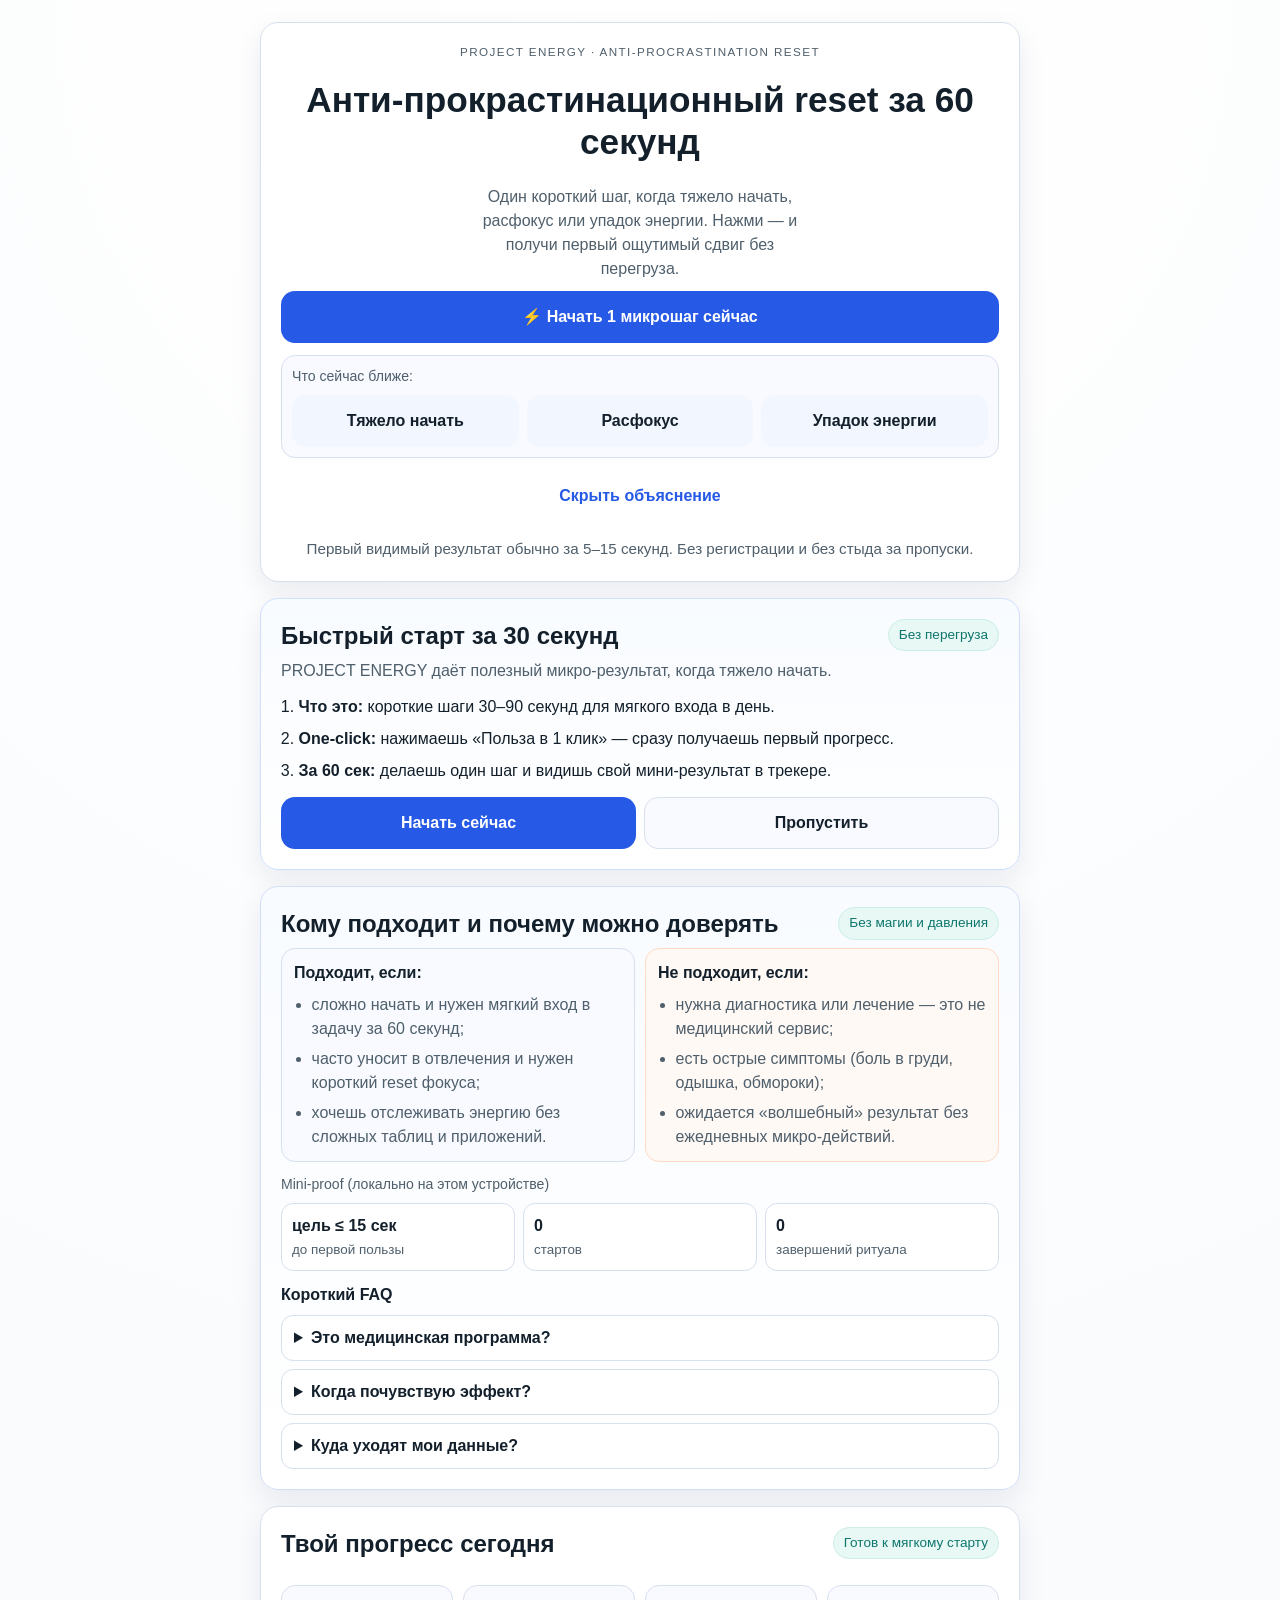
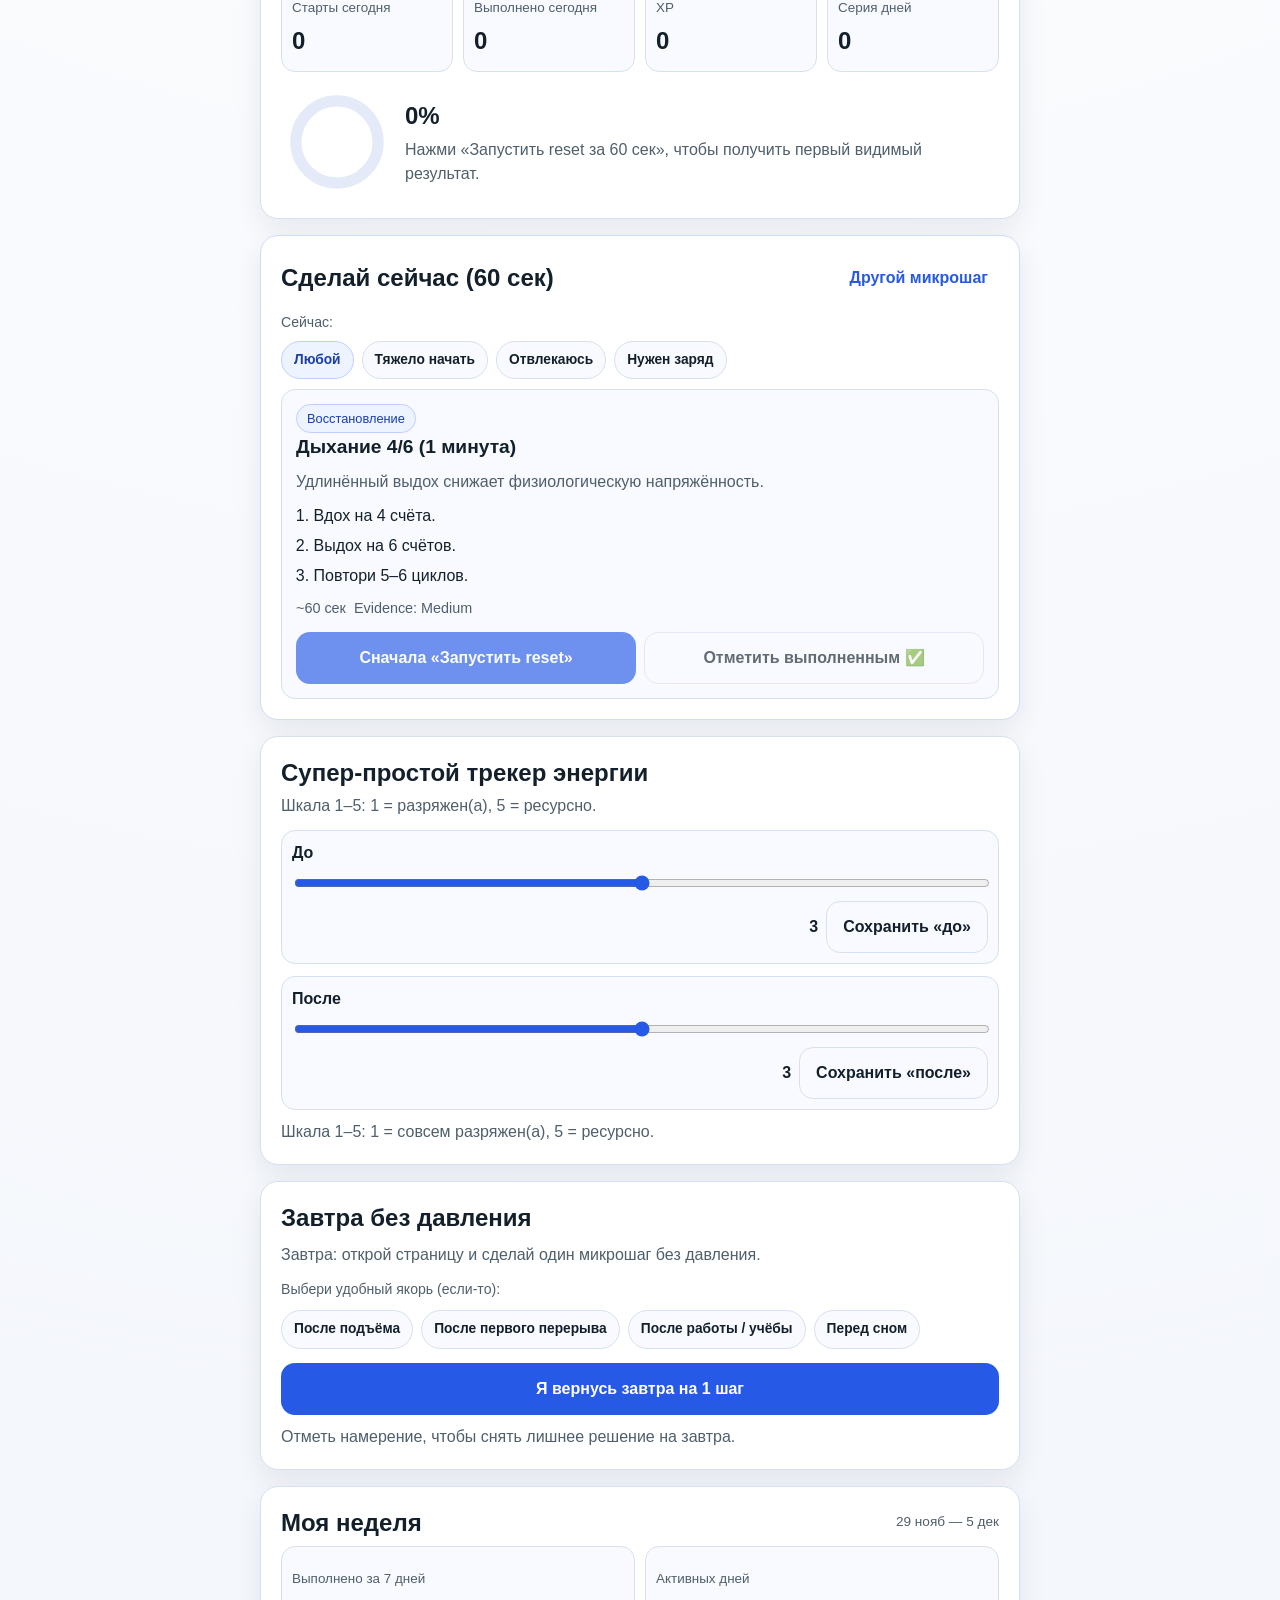
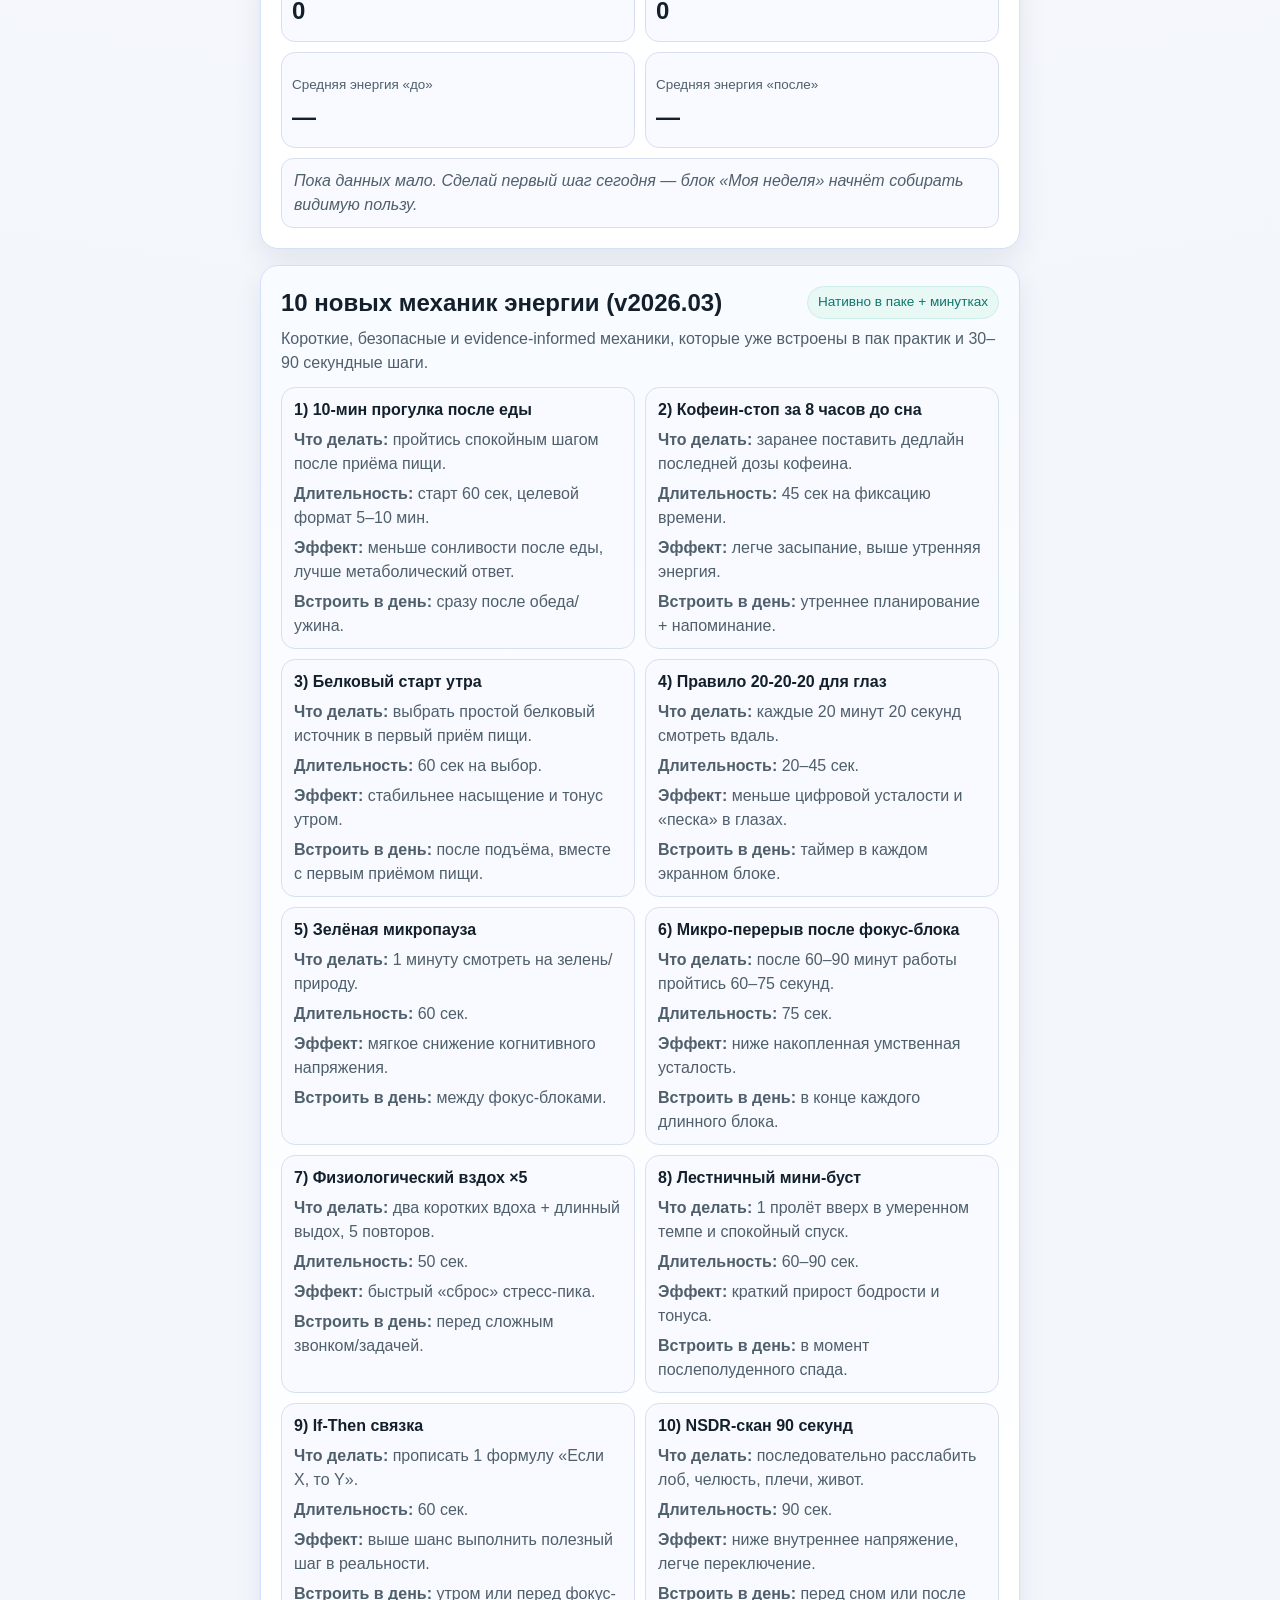
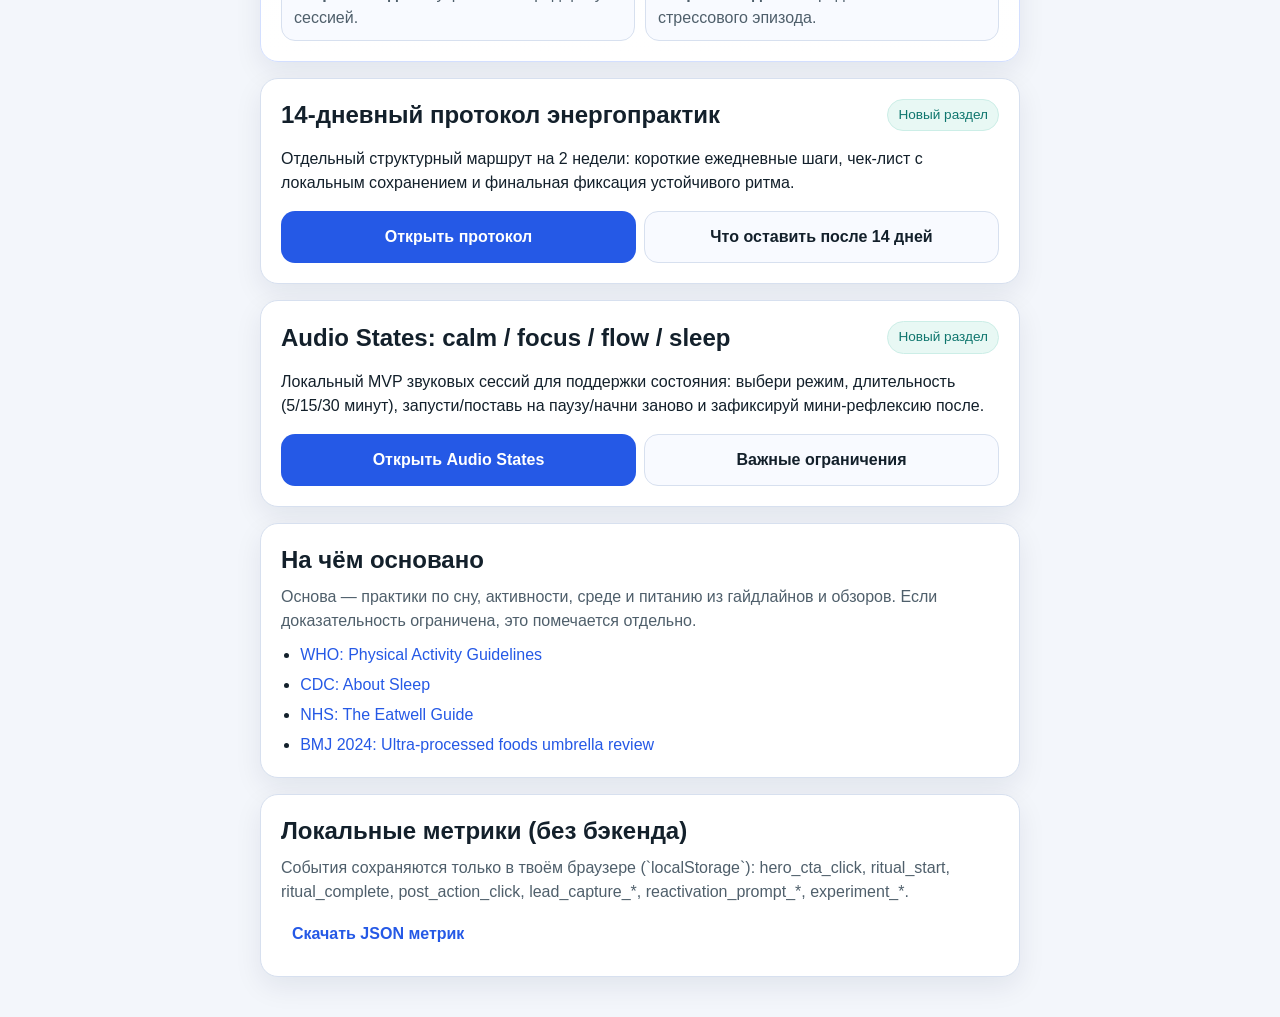
<file: index.html>
<!DOCTYPE html>
<html lang="ru">
  <head>
    <meta charset="UTF-8" />
    <meta name="viewport" content="width=device-width, initial-scale=1.0" />
    <title>PROJECT ENERGY — reset за 60 секунд</title>
    <meta
      name="description"
      content="PROJECT ENERGY — анти-прокрастинационный reset за 60 секунд: сценарные CTA, мягкий ритуал и локальный трекер энергии."
    />
    <link rel="stylesheet" href="styles.css" />
  </head>
  <body>
    <main class="app">
      <header class="hero card">
        <p class="eyebrow">PROJECT ENERGY · anti-procrastination reset</p>
        <h1 id="hero-headline">Анти-прокрастинационный reset за 60 секунд</h1>
        <p class="subtitle" id="hero-subtitle">
          Один короткий шаг, когда тяжело начать, расфокус или упадок энергии.
          Нажми — и получи первый ощутимый сдвиг без перегруза.
        </p>

        <button id="one-click-cta" class="btn btn-primary" type="button">⚡ Запустить reset за 60 сек</button>

        <div class="hero-scenarios" role="group" aria-label="Сценарии быстрого старта">
          <p class="hero-scenarios-label">Что сейчас ближе:</p>
          <div class="hero-scenarios-grid">
            <button class="btn btn-scenario" data-hero-scenario="recovery" type="button" aria-pressed="false">Тяжело начать</button>
            <button class="btn btn-scenario" data-hero-scenario="environment" type="button" aria-pressed="false">Расфокус</button>
            <button class="btn btn-scenario" data-hero-scenario="nutrition" type="button" aria-pressed="false">Упадок энергии</button>
          </div>
        </div>

        <button
          id="how-it-works-btn"
          class="btn btn-text hero-help-btn"
          type="button"
          aria-expanded="false"
          aria-controls="onboarding-card"
        >
          Как это работает?
        </button>
        <p class="micro-hint">Первый видимый результат обычно за 5–15 секунд. Без регистрации и без стыда за пропуски.</p>
      </header>

      <section class="onboarding card" id="onboarding-card" aria-labelledby="onboarding-title" hidden>
        <div class="section-head onboarding-head">
          <h2 id="onboarding-title">Быстрый старт за 30 секунд</h2>
          <p class="status-chip">Без перегруза</p>
        </div>
        <p class="onboarding-lead">PROJECT ENERGY даёт полезный микро-результат, когда тяжело начать.</p>
        <ol class="onboarding-steps" aria-label="Как работает быстрый старт">
          <li><strong>Что это:</strong> короткие шаги 30–90 секунд для мягкого входа в день.</li>
          <li><strong>One-click:</strong> нажимаешь «Польза в 1 клик» — сразу получаешь первый прогресс.</li>
          <li><strong>За 60 сек:</strong> делаешь один шаг и видишь свой мини-результат в трекере.</li>
        </ol>
        <div class="onboarding-actions">
          <button class="btn btn-primary" id="onboarding-start-btn" type="button">Начать сейчас</button>
          <button class="btn btn-secondary" id="onboarding-skip-btn" type="button">Пропустить</button>
        </div>
      </section>

      <section class="trust card" id="trust-block" aria-labelledby="trust-title">
        <div class="section-head trust-head">
          <h2 id="trust-title">Кому подходит и почему можно доверять</h2>
          <p class="status-chip">Без магии и давления</p>
        </div>

        <div class="trust-fit-grid">
          <article class="trust-list">
            <h3>Подходит, если:</h3>
            <ul>
              <li>сложно начать и нужен мягкий вход в задачу за 60 секунд;</li>
              <li>часто уносит в отвлечения и нужен короткий reset фокуса;</li>
              <li>хочешь отслеживать энергию без сложных таблиц и приложений.</li>
            </ul>
          </article>

          <article class="trust-list trust-list-alert">
            <h3>Не подходит, если:</h3>
            <ul>
              <li>нужна диагностика или лечение — это не медицинский сервис;</li>
              <li>есть острые симптомы (боль в груди, одышка, обмороки);</li>
              <li>ожидается «волшебный» результат без ежедневных микро-действий.</li>
            </ul>
          </article>
        </div>

        <div class="mini-proof" aria-label="Мини-доказательства">
          <p class="mini-proof-title">Mini-proof (локально на этом устройстве)</p>
          <div class="mini-proof-grid">
            <article class="proof-item">
              <strong id="proof-ttfv-value">цель ≤ 15 сек</strong>
              <span>до первой пользы</span>
            </article>
            <article class="proof-item">
              <strong id="proof-starts-total">0</strong>
              <span>стартов</span>
            </article>
            <article class="proof-item">
              <strong id="proof-completions-total">0</strong>
              <span>завершений ритуала</span>
            </article>
          </div>
        </div>

        <div class="trust-faq" aria-label="Частые вопросы">
          <h3>Короткий FAQ</h3>
          <details>
            <summary>Это медицинская программа?</summary>
            <p>Нет. Это образовательный wellness-инструмент для микро-шагов и самонаблюдения.</p>
          </details>
          <details>
            <summary>Когда почувствую эффект?</summary>
            <p>Обычно первый микро-результат заметен в течение минуты. Устойчивый эффект — при регулярности.</p>
          </details>
          <details>
            <summary>Куда уходят мои данные?</summary>
            <p>Никуда. Состояние и события хранятся только в localStorage вашего браузера.</p>
          </details>
        </div>
      </section>

      <section class="dashboard card" aria-labelledby="dashboard-title">
        <div class="section-head">
          <h2 id="dashboard-title">Твой прогресс сегодня</h2>
          <p class="status-chip" id="status-chip">Готов к мягкому старту</p>
        </div>

        <div class="stats-grid" aria-label="Статистика">
          <article class="stat">
            <p>Старты сегодня</p>
            <strong id="starts-value">0</strong>
          </article>
          <article class="stat">
            <p>Выполнено сегодня</p>
            <strong id="completions-today-value">0</strong>
          </article>
          <article class="stat">
            <p>XP</p>
            <strong id="xp-value">0</strong>
          </article>
          <article class="stat">
            <p>Серия дней</p>
            <strong id="streak-value">0</strong>
          </article>
        </div>

        <div class="progress-wrap">
          <svg class="progress-ring" viewBox="0 0 120 120" aria-hidden="true">
            <circle cx="60" cy="60" r="44" class="ring-bg"></circle>
            <circle
              id="progress-circle"
              cx="60"
              cy="60"
              r="44"
              class="ring-value"
              transform="rotate(-90 60 60)"
            ></circle>
          </svg>
          <div class="progress-copy">
            <p class="progress-label" id="progress-label">0%</p>
            <p class="reward-line" id="reward-line">
              Нажми «Запустить reset за 60 сек», чтобы получить первый видимый результат.
            </p>
          </div>
        </div>
      </section>

      <section class="lead-capture card" id="lead-capture-card" aria-labelledby="lead-capture-title" hidden>
        <div class="section-head lead-capture-head">
          <h2 id="lead-capture-title">Поддерживать ритм: 1 микрошаг в день</h2>
          <p class="status-chip">Опционально</p>
        </div>
        <p class="lead-capture-copy">
          Оставь Telegram и/или email (минимум один канал), чтобы зафиксировать ритм «1 микрошаг в день».
          Никаких внешних отправок: контакт хранится только локально на этом устройстве.
        </p>
        <form class="lead-capture-form" id="lead-capture-form" novalidate>
          <label class="lead-field" for="lead-telegram">
            Telegram (можно без @)
            <input id="lead-telegram" name="telegram" type="text" inputmode="text" autocomplete="username" placeholder="@username" />
          </label>
          <label class="lead-field" for="lead-email">
            Email
            <input id="lead-email" name="email" type="email" inputmode="email" autocomplete="email" placeholder="you@example.com" />
          </label>
          <label class="lead-consent" for="lead-consent">
            <input id="lead-consent" name="consent" type="checkbox" />
            Согласен(на) сохранить контакт и согласие локально в браузере.
          </label>
          <div class="lead-actions">
            <button class="btn btn-primary" id="lead-submit-btn" type="submit">Сохранить контакт</button>
            <button class="btn btn-secondary" id="lead-skip-btn" type="button">Пропустить</button>
          </div>
        </form>
        <p class="lead-status" id="lead-capture-status" aria-live="polite">
          Оставь Telegram и/или email (минимум один канал), чтобы зафиксировать формат «1 микрошаг в день».
        </p>
        <button class="btn btn-text lead-reset-btn" id="lead-reset-btn" type="button" hidden>Открыть форму снова</button>
      </section>

      <section class="reactivation card" id="reactivation-card" aria-labelledby="reactivation-title" hidden>
        <div class="section-head reactivation-head">
          <h2 id="reactivation-title">Вернуться в ритм</h2>
          <p class="status-chip" id="reactivation-stage">D1</p>
        </div>
        <p class="reactivation-message" id="reactivation-message">
          Пауза — это нормально. Вернись с одного мягкого шага без давления.
        </p>
        <p class="reactivation-recommendation" id="reactivation-recommendation">
          Рекомендация появится автоматически на основе последнего completion и твоих намерений.
        </p>
        <div class="reactivation-actions">
          <button class="btn btn-primary" id="reactivation-start-btn" type="button">Сделать 1 мягкий шаг сейчас</button>
          <button class="btn btn-secondary" id="reactivation-snooze-btn" type="button">Вернусь позже сегодня</button>
        </div>
      </section>

      <section class="ritual card" id="ritual-section" aria-labelledby="ritual-title">
        <div class="section-head">
          <h2 id="ritual-title">Сделай сейчас (60 сек)</h2>
          <button class="btn btn-text" id="action-shuffle-btn" type="button">Другой микрошаг</button>
        </div>

        <div class="mode-selector" role="group" aria-label="Подбор шага по состоянию">
          <p class="mode-label">Сейчас:</p>
          <div class="mode-chips">
            <button class="btn btn-chip" data-action-mode="any" type="button" aria-pressed="true">Любой</button>
            <button class="btn btn-chip" data-action-mode="recovery" type="button" aria-pressed="false">Тяжело начать</button>
            <button class="btn btn-chip" data-action-mode="environment" type="button" aria-pressed="false">Отвлекаюсь</button>
            <button class="btn btn-chip" data-action-mode="nutrition" type="button" aria-pressed="false">Нужен заряд</button>
          </div>
        </div>

        <article class="action-card" aria-live="polite">
          <p class="badge" id="action-pillar">—</p>
          <h3 id="action-title">Загрузка шага...</h3>
          <p class="action-why" id="action-why"></p>
          <ol class="action-steps" id="action-steps"></ol>

          <div class="action-meta">
            <span id="action-duration">~60 сек</span>
            <span id="action-evidence">Evidence: Medium</span>
          </div>

          <div class="action-controls">
            <button class="btn btn-primary" id="ritual-start-btn" type="button">Сделай сейчас (60 сек)</button>
            <button class="btn btn-secondary" id="ritual-complete-btn" type="button">Отметить выполненным ✅</button>
          </div>

          <div class="timer" id="timer-wrap" hidden>
            <div class="timer-track" aria-hidden="true">
              <div class="timer-fill" id="timer-fill"></div>
            </div>
            <p class="timer-text" id="timer-text">Осталось: 60 сек</p>
          </div>
        </article>
      </section>

      <section class="recap card" id="completion-recap" aria-labelledby="recap-title" hidden>
        <div class="section-head recap-head">
          <h2 id="recap-title">Короткий итог после шага</h2>
          <p class="status-chip recap-chip" id="recap-chip">1 шаг сегодня</p>
        </div>
        <p class="recap-row" id="recap-done">Сделано: —</p>
        <p class="recap-row" id="recap-energy">Энергия: —</p>
        <p class="recap-row" id="recap-next">Следующий лучший шаг: —</p>
        <p class="recap-row" id="recap-return">Когда вернуться: —</p>
        <div class="recap-actions">
          <button class="btn btn-primary" id="recap-next-btn" type="button">Сделать ещё один сейчас</button>
          <button class="btn btn-secondary" id="recap-plan-btn" type="button">Запланировать возвращение</button>
        </div>
      </section>

      <section class="energy card" aria-labelledby="energy-title">
        <h2 id="energy-title">Супер-простой трекер энергии</h2>
        <p class="energy-hint">Шкала 1–5: 1 = разряжен(а), 5 = ресурсно.</p>

        <div class="energy-grid">
          <div class="energy-row">
            <label for="energy-before">До</label>
            <input id="energy-before" type="range" min="1" max="5" step="1" value="3" />
            <output id="energy-before-value" for="energy-before">3</output>
            <button class="btn btn-secondary" id="save-before-btn" type="button">Сохранить «до»</button>
          </div>

          <div class="energy-row">
            <label for="energy-after">После</label>
            <input id="energy-after" type="range" min="1" max="5" step="1" value="3" />
            <output id="energy-after-value" for="energy-after">3</output>
            <button class="btn btn-secondary" id="save-after-btn" type="button">Сохранить «после»</button>
          </div>
        </div>

        <p class="energy-feedback" id="energy-feedback" aria-live="polite">
          Шкала 1–5: 1 = совсем разряжен(а), 5 = ресурсно.
        </p>
      </section>

      <section class="tomorrow card" id="tomorrow-section" aria-labelledby="tomorrow-title">
        <h2 id="tomorrow-title">Завтра без давления</h2>
        <p id="tomorrow-step">Завтра: открой страницу и сделай один микрошаг без давления.</p>

        <div class="plan-anchors" role="group" aria-label="Якорь для шага завтра">
          <p class="plan-label">Выбери удобный якорь (если-то):</p>
          <div class="plan-chips">
            <button class="btn btn-chip" data-plan-anchor="wake" type="button" aria-pressed="false">После подъёма</button>
            <button class="btn btn-chip" data-plan-anchor="break" type="button" aria-pressed="false">После первого перерыва</button>
            <button class="btn btn-chip" data-plan-anchor="workEnd" type="button" aria-pressed="false">После работы / учёбы</button>
            <button class="btn btn-chip" data-plan-anchor="evening" type="button" aria-pressed="false">Перед сном</button>
          </div>
        </div>

        <button class="btn btn-primary" id="return-intent-btn" type="button">
          Я вернусь завтра на 1 шаг
        </button>
        <p id="return-intent-status" aria-live="polite">
          Отметь намерение, чтобы снять лишнее решение на завтра.
        </p>
      </section>

      <section class="weekly card" id="weekly-card" aria-labelledby="weekly-title">
        <div class="section-head weekly-head">
          <h2 id="weekly-title">Моя неделя</h2>
          <p class="weekly-range" id="weekly-range">Последние 7 дней</p>
        </div>

        <div class="weekly-grid" aria-label="Польза за неделю">
          <article class="stat">
            <p>Выполнено за 7 дней</p>
            <strong id="weekly-completions">0</strong>
          </article>
          <article class="stat">
            <p>Активных дней</p>
            <strong id="weekly-active-days">0</strong>
          </article>
          <article class="stat">
            <p>Средняя энергия «до»</p>
            <strong id="weekly-before">—</strong>
          </article>
          <article class="stat">
            <p>Средняя энергия «после»</p>
            <strong id="weekly-after">—</strong>
          </article>
        </div>

        <p class="weekly-insight" id="weekly-insight" aria-live="polite">
          Добавь первый шаг сегодня — и здесь появится недельная динамика.
        </p>
      </section>

      <section class="mechanics card" aria-labelledby="mechanics-title">
        <div class="section-head mechanics-head">
          <h2 id="mechanics-title">10 новых механик энергии (v2026.03)</h2>
          <p class="status-chip">Нативно в паке + минутках</p>
        </div>
        <p class="mechanics-lead">Короткие, безопасные и evidence-informed механики, которые уже встроены в пак практик и 30–90 секундные шаги.</p>

        <div class="mechanics-grid" aria-label="Новые механики проекта">
          <article class="mechanic-item"><h3>1) 10-мин прогулка после еды</h3><p><strong>Что делать:</strong> пройтись спокойным шагом после приёма пищи.</p><p><strong>Длительность:</strong> старт 60 сек, целевой формат 5–10 мин.</p><p><strong>Эффект:</strong> меньше сонливости после еды, лучше метаболический ответ.</p><p><strong>Встроить в день:</strong> сразу после обеда/ужина.</p></article>
          <article class="mechanic-item"><h3>2) Кофеин-стоп за 8 часов до сна</h3><p><strong>Что делать:</strong> заранее поставить дедлайн последней дозы кофеина.</p><p><strong>Длительность:</strong> 45 сек на фиксацию времени.</p><p><strong>Эффект:</strong> легче засыпание, выше утренняя энергия.</p><p><strong>Встроить в день:</strong> утреннее планирование + напоминание.</p></article>
          <article class="mechanic-item"><h3>3) Белковый старт утра</h3><p><strong>Что делать:</strong> выбрать простой белковый источник в первый приём пищи.</p><p><strong>Длительность:</strong> 60 сек на выбор.</p><p><strong>Эффект:</strong> стабильнее насыщение и тонус утром.</p><p><strong>Встроить в день:</strong> после подъёма, вместе с первым приёмом пищи.</p></article>
          <article class="mechanic-item"><h3>4) Правило 20-20-20 для глаз</h3><p><strong>Что делать:</strong> каждые 20 минут 20 секунд смотреть вдаль.</p><p><strong>Длительность:</strong> 20–45 сек.</p><p><strong>Эффект:</strong> меньше цифровой усталости и «песка» в глазах.</p><p><strong>Встроить в день:</strong> таймер в каждом экранном блоке.</p></article>
          <article class="mechanic-item"><h3>5) Зелёная микропауза</h3><p><strong>Что делать:</strong> 1 минуту смотреть на зелень/природу.</p><p><strong>Длительность:</strong> 60 сек.</p><p><strong>Эффект:</strong> мягкое снижение когнитивного напряжения.</p><p><strong>Встроить в день:</strong> между фокус-блоками.</p></article>
          <article class="mechanic-item"><h3>6) Микро-перерыв после фокус-блока</h3><p><strong>Что делать:</strong> после 60–90 минут работы пройтись 60–75 секунд.</p><p><strong>Длительность:</strong> 75 сек.</p><p><strong>Эффект:</strong> ниже накопленная умственная усталость.</p><p><strong>Встроить в день:</strong> в конце каждого длинного блока.</p></article>
          <article class="mechanic-item"><h3>7) Физиологический вздох ×5</h3><p><strong>Что делать:</strong> два коротких вдоха + длинный выдох, 5 повторов.</p><p><strong>Длительность:</strong> 50 сек.</p><p><strong>Эффект:</strong> быстрый «сброс» стресс-пика.</p><p><strong>Встроить в день:</strong> перед сложным звонком/задачей.</p></article>
          <article class="mechanic-item"><h3>8) Лестничный мини-буст</h3><p><strong>Что делать:</strong> 1 пролёт вверх в умеренном темпе и спокойный спуск.</p><p><strong>Длительность:</strong> 60–90 сек.</p><p><strong>Эффект:</strong> краткий прирост бодрости и тонуса.</p><p><strong>Встроить в день:</strong> в момент послеполуденного спада.</p></article>
          <article class="mechanic-item"><h3>9) If-Then связка</h3><p><strong>Что делать:</strong> прописать 1 формулу «Если X, то Y».</p><p><strong>Длительность:</strong> 60 сек.</p><p><strong>Эффект:</strong> выше шанс выполнить полезный шаг в реальности.</p><p><strong>Встроить в день:</strong> утром или перед фокус-сессией.</p></article>
          <article class="mechanic-item"><h3>10) NSDR-скан 90 секунд</h3><p><strong>Что делать:</strong> последовательно расслабить лоб, челюсть, плечи, живот.</p><p><strong>Длительность:</strong> 90 сек.</p><p><strong>Эффект:</strong> ниже внутреннее напряжение, легче переключение.</p><p><strong>Встроить в день:</strong> перед сном или после стрессового эпизода.</p></article>
        </div>
      </section>

      <section class="protocol card" aria-labelledby="protocol-title">
        <div class="section-head">
          <h2 id="protocol-title">14-дневный протокол энергопрактик</h2>
          <p class="status-chip">Новый раздел</p>
        </div>
        <p>
          Отдельный структурный маршрут на 2 недели: короткие ежедневные шаги,
          чек-лист с локальным сохранением и финальная фиксация устойчивого ритма.
        </p>
        <div class="recap-actions">
          <a class="btn btn-primary" href="protocol-14-days.html">Открыть протокол</a>
          <a class="btn btn-secondary" href="protocol-14-days.html#after-title">Что оставить после 14 дней</a>
        </div>
      </section>

      <section class="protocol card" aria-labelledby="audio-states-title">
        <div class="section-head">
          <h2 id="audio-states-title">Audio States: calm / focus / flow / sleep</h2>
          <p class="status-chip">Новый раздел</p>
        </div>
        <p>
          Локальный MVP звуковых сессий для поддержки состояния: выбери режим,
          длительность (5/15/30 минут), запусти/поставь на паузу/начни заново и
          зафиксируй мини-рефлексию после.
        </p>
        <div class="recap-actions">
          <a class="btn btn-primary" href="audio-states.html">Открыть Audio States</a>
          <a class="btn btn-secondary" href="audio-states.html#safety-title">Важные ограничения</a>
        </div>
      </section>

      <section class="reentry card" id="reentry-card" hidden>
        <h2>Мягкое возвращение</h2>
        <p id="reentry-text">Ничего не сломано. Возвращаемся с одного шага.</p>
        <button class="btn btn-secondary" id="reentry-btn" type="button">⚡ Вернуться мягко (1 шаг)</button>
      </section>

      <section class="evidence card" aria-labelledby="evidence-title">
        <h2 id="evidence-title">На чём основано</h2>
        <p>
          Основа — практики по сну, активности, среде и питанию из гайдлайнов и обзоров.
          Если доказательность ограничена, это помечается отдельно.
        </p>
        <ul>
          <li>
            <a href="https://www.who.int/publications/i/item/9789240015128" target="_blank" rel="noopener noreferrer"
              >WHO: Physical Activity Guidelines</a
            >
          </li>
          <li>
            <a href="https://www.cdc.gov/sleep/about/index.html" target="_blank" rel="noopener noreferrer">CDC: About Sleep</a>
          </li>
          <li>
            <a
              href="https://www.nhs.uk/live-well/eat-well/food-guidelines-and-food-labels/the-eatwell-guide/"
              target="_blank"
              rel="noopener noreferrer"
              >NHS: The Eatwell Guide</a
            >
          </li>
          <li>
            <a href="https://www.bmj.com/content/384/bmj-2023-077310" target="_blank" rel="noopener noreferrer"
              >BMJ 2024: Ultra-processed foods umbrella review</a
            >
          </li>
        </ul>
      </section>

      <section class="metrics card" aria-labelledby="metrics-title">
        <h2 id="metrics-title">Локальные метрики (без бэкенда)</h2>
        <p>
          События сохраняются только в твоём браузере (`localStorage`): hero_cta_click,
          ritual_start, ritual_complete, post_action_click, lead_capture_*, reactivation_prompt_*, experiment_*.
        </p>
        <button class="btn btn-text" id="export-metrics-btn" type="button">Скачать JSON метрик</button>
      </section>
    </main>

    <div class="toast" id="toast" role="status" aria-live="polite"></div>

    <script src="app.js"></script>
  </body>
</html>
</file>
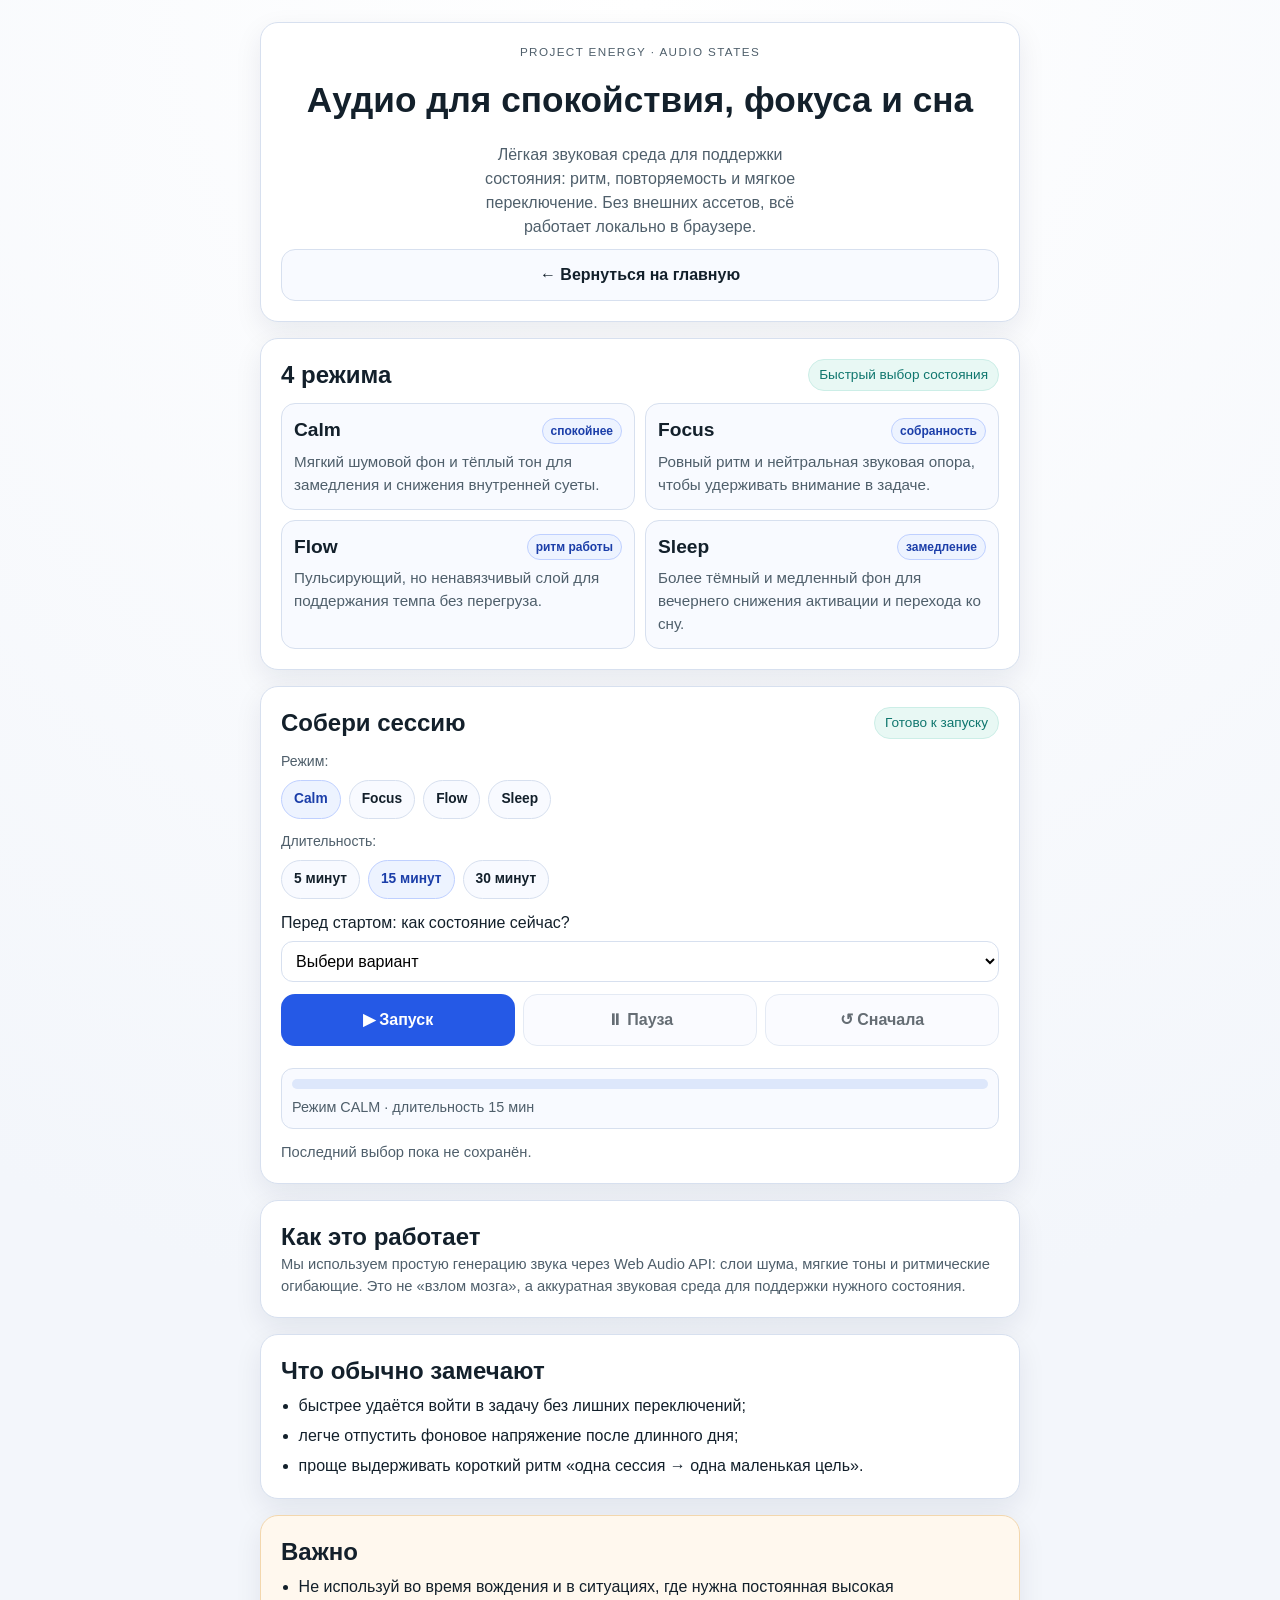
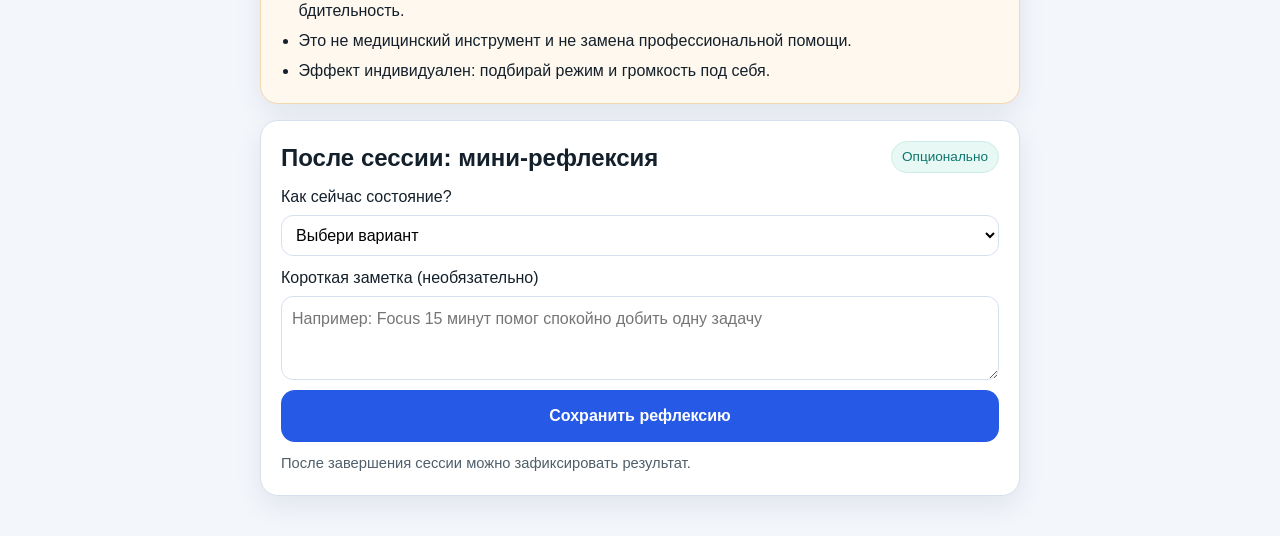
<file: audio-states.html>
<!DOCTYPE html>
<html lang="ru">
  <head>
    <meta charset="UTF-8" />
    <meta name="viewport" content="width=device-width, initial-scale=1.0" />
    <title>PROJECT ENERGY — Audio States</title>
    <meta
      name="description"
      content="Audio States для PROJECT ENERGY: мягкая звуковая поддержка для calm/focus/flow/sleep с локальным сохранением и мини-рефлексией."
    />
    <link rel="stylesheet" href="styles.css" />
    <style>
      .audio-grid {
        display: grid;
        gap: 10px;
      }

      .mode-grid {
        display: grid;
        gap: 10px;
      }

      .mode-card {
        border: 1px solid var(--border);
        border-radius: 14px;
        background: var(--surface-soft);
        padding: 12px;
      }

      .mode-card h3 {
        display: flex;
        justify-content: space-between;
        align-items: center;
        gap: 8px;
        margin-bottom: 6px;
      }

      .mode-card p {
        margin: 0;
        color: var(--muted);
        font-size: 0.95rem;
      }

      .mini-chip {
        border-radius: 999px;
        border: 1px solid #bfd0ff;
        background: #edf3ff;
        color: #1b3ea9;
        font-size: 0.75rem;
        padding: 3px 8px;
        font-weight: 600;
      }

      .builder-grid {
        display: grid;
        gap: 12px;
      }

      .duration-chips {
        display: flex;
        flex-wrap: wrap;
        gap: 8px;
      }

      .timer-shell {
        margin-top: 10px;
        border: 1px solid var(--border);
        border-radius: 12px;
        padding: 10px;
        background: var(--surface-soft);
      }

      .timer-track {
        width: 100%;
        height: 10px;
        border-radius: 999px;
        background: #dde7fb;
        overflow: hidden;
      }

      .timer-fill {
        height: 100%;
        width: 0%;
        background: linear-gradient(90deg, #2559e6, #67a0ff);
        transition: width 0.35s ease;
      }

      .timer-copy {
        margin: 8px 0 0;
        color: var(--muted);
        font-size: 0.9rem;
      }

      .controls {
        display: grid;
        gap: 8px;
      }

      .list-soft {
        margin: 8px 0 0;
        padding-left: 1.1rem;
      }

      .list-soft li + li {
        margin-top: 6px;
      }

      .safety-box {
        border: 1px solid #f3d7ad;
        background: #fff8ee;
      }

      .feedback-grid {
        display: grid;
        gap: 10px;
      }

      .feedback-field {
        display: grid;
        gap: 6px;
      }

      .feedback-field select,
      .feedback-field textarea {
        width: 100%;
        border: 1px solid var(--border);
        border-radius: 12px;
        background: #fff;
        padding: 10px;
        font: inherit;
      }

      .feedback-field textarea {
        min-height: 84px;
        resize: vertical;
      }

      .muted-note {
        margin: 0;
        color: var(--muted);
        font-size: 0.92rem;
      }

      .runtime-hint {
        margin: 8px 0 0;
        padding: 10px 12px;
        border-radius: 10px;
        border: 1px solid #f3d7ad;
        background: #fff8ee;
        color: #6e4a17;
        font-size: 0.9rem;
      }

      .runtime-hint.ok {
        border-color: #bde4c7;
        background: #edf9f0;
        color: #1f6a34;
      }

      @media (min-width: 720px) {
        .mode-grid {
          grid-template-columns: 1fr 1fr;
        }

        .controls {
          grid-template-columns: 1fr 1fr 1fr;
        }
      }
    </style>
  </head>
  <body>
    <main class="app">
      <header class="hero card">
        <p class="eyebrow">PROJECT ENERGY · audio states</p>
        <h1>Аудио для спокойствия, фокуса и сна</h1>
        <p class="subtitle">
          Лёгкая звуковая среда для поддержки состояния: ритм, повторяемость и
          мягкое переключение. Без внешних ассетов, всё работает локально в браузере.
        </p>
        <div class="audio-grid">
          <a class="btn btn-secondary" href="index.html">← Вернуться на главную</a>
        </div>
      </header>

      <section class="card" aria-labelledby="modes-title">
        <div class="section-head">
          <h2 id="modes-title">4 режима</h2>
          <p class="status-chip">Быстрый выбор состояния</p>
        </div>
        <div class="mode-grid" role="group" aria-label="Режимы Audio States">
          <article class="mode-card">
            <h3>Calm <span class="mini-chip">спокойнее</span></h3>
            <p>Мягкий шумовой фон и тёплый тон для замедления и снижения внутренней суеты.</p>
          </article>
          <article class="mode-card">
            <h3>Focus <span class="mini-chip">собранность</span></h3>
            <p>Ровный ритм и нейтральная звуковая опора, чтобы удерживать внимание в задаче.</p>
          </article>
          <article class="mode-card">
            <h3>Flow <span class="mini-chip">ритм работы</span></h3>
            <p>Пульсирующий, но ненавязчивый слой для поддержания темпа без перегруза.</p>
          </article>
          <article class="mode-card">
            <h3>Sleep <span class="mini-chip">замедление</span></h3>
            <p>Более тёмный и медленный фон для вечернего снижения активации и перехода ко сну.</p>
          </article>
        </div>
      </section>

      <section class="card" aria-labelledby="builder-title">
        <div class="section-head">
          <h2 id="builder-title">Собери сессию</h2>
          <p class="status-chip" id="audio-status-chip">Готово к запуску</p>
        </div>

        <div class="builder-grid">
          <div>
            <p class="mode-label">Режим:</p>
            <div class="mode-chips" id="mode-chips">
              <button class="btn btn-chip" type="button" data-mode="calm" aria-pressed="false">Calm</button>
              <button class="btn btn-chip" type="button" data-mode="focus" aria-pressed="false">Focus</button>
              <button class="btn btn-chip" type="button" data-mode="flow" aria-pressed="false">Flow</button>
              <button class="btn btn-chip" type="button" data-mode="sleep" aria-pressed="false">Sleep</button>
            </div>
          </div>

          <div>
            <p class="mode-label">Длительность:</p>
            <div class="duration-chips" id="duration-chips">
              <button class="btn btn-chip" type="button" data-duration="5" aria-pressed="false">5 минут</button>
              <button class="btn btn-chip" type="button" data-duration="15" aria-pressed="false">15 минут</button>
              <button class="btn btn-chip" type="button" data-duration="30" aria-pressed="false">30 минут</button>
            </div>
          </div>

          <div class="feedback-field">
            <label for="pre-session-state">Перед стартом: как состояние сейчас?</label>
            <select id="pre-session-state">
              <option value="">Выбери вариант</option>
              <option value="перегружен">Перегружен(а)</option>
              <option value="расфокус">Расфокус</option>
              <option value="нормально">Нормально</option>
              <option value="ровнее">Уже более-менее ровно</option>
            </select>
          </div>

          <div class="controls">
            <button class="btn btn-primary" id="start-btn" type="button">▶ Запуск</button>
            <button class="btn btn-secondary" id="pause-btn" type="button" disabled>⏸ Пауза</button>
            <button class="btn btn-secondary" id="reset-btn" type="button" disabled>↺ Сначала</button>
          </div>

          <div class="timer-shell" aria-live="polite">
            <div class="timer-track" aria-hidden="true">
              <div class="timer-fill" id="timer-fill"></div>
            </div>
            <p class="timer-copy" id="timer-copy">Выбери режим и длительность, затем запусти сессию.</p>
          </div>

          <p class="muted-note" id="last-used-note">Последний выбор пока не сохранён.</p>
          <p class="runtime-hint" id="runtime-hint" hidden></p>
        </div>
      </section>

      <section class="card" aria-labelledby="how-title">
        <h2 id="how-title">Как это работает</h2>
        <p class="muted-note">
          Мы используем простую генерацию звука через Web Audio API: слои шума,
          мягкие тоны и ритмические огибающие. Это не «взлом мозга», а аккуратная
          звуковая среда для поддержки нужного состояния.
        </p>
      </section>

      <section class="card" aria-labelledby="notice-title">
        <h2 id="notice-title">Что обычно замечают</h2>
        <ul class="list-soft">
          <li>быстрее удаётся войти в задачу без лишних переключений;</li>
          <li>легче отпустить фоновое напряжение после длинного дня;</li>
          <li>проще выдерживать короткий ритм «одна сессия → одна маленькая цель».</li>
        </ul>
      </section>

      <section class="card safety-box" aria-labelledby="safety-title">
        <h2 id="safety-title">Важно</h2>
        <ul class="list-soft">
          <li>Не используй во время вождения и в ситуациях, где нужна постоянная высокая бдительность.</li>
          <li>Это не медицинский инструмент и не замена профессиональной помощи.</li>
          <li>Эффект индивидуален: подбирай режим и громкость под себя.</li>
        </ul>
      </section>

      <section class="card" aria-labelledby="reflection-title">
        <div class="section-head">
          <h2 id="reflection-title">После сессии: мини-рефлексия</h2>
          <p class="status-chip" id="reflection-chip">Опционально</p>
        </div>
        <div class="feedback-grid">
          <div class="feedback-field">
            <label for="post-session-state">Как сейчас состояние?</label>
            <select id="post-session-state">
              <option value="">Выбери вариант</option>
              <option value="чуть спокойнее">Чуть спокойнее</option>
              <option value="более собран">Более собран(а)</option>
              <option value="сонливость">Появилась сонливость</option>
              <option value="без изменений">Без заметных изменений</option>
            </select>
          </div>
          <div class="feedback-field">
            <label for="reflection-note">Короткая заметка (необязательно)</label>
            <textarea id="reflection-note" placeholder="Например: Focus 15 минут помог спокойно добить одну задачу"></textarea>
          </div>
          <div class="controls" style="grid-template-columns: 1fr;">
            <button class="btn btn-primary" id="save-feedback-btn" type="button">Сохранить рефлексию</button>
          </div>
          <p class="muted-note" id="feedback-status">После завершения сессии можно зафиксировать результат.</p>
        </div>
      </section>
    </main>

    <script>
      (function () {
        const STORAGE_KEY = 'project-energy-audio-states-v1';
        const AudioCtx = window.AudioContext || window.webkitAudioContext;

        const modeButtons = Array.from(document.querySelectorAll('[data-mode]'));
        const durationButtons = Array.from(document.querySelectorAll('[data-duration]'));
        const preStateSelect = document.getElementById('pre-session-state');
        const postStateSelect = document.getElementById('post-session-state');
        const reflectionNote = document.getElementById('reflection-note');

        const startBtn = document.getElementById('start-btn');
        const pauseBtn = document.getElementById('pause-btn');
        const resetBtn = document.getElementById('reset-btn');
        const saveFeedbackBtn = document.getElementById('save-feedback-btn');

        const timerFill = document.getElementById('timer-fill');
        const timerCopy = document.getElementById('timer-copy');
        const statusChip = document.getElementById('audio-status-chip');
        const feedbackStatus = document.getElementById('feedback-status');
        const reflectionChip = document.getElementById('reflection-chip');
        const lastUsedNote = document.getElementById('last-used-note');
        const runtimeHint = document.getElementById('runtime-hint');

        const isIOSWebKit = /iPad|iPhone|iPod/.test(navigator.userAgent) ||
          (navigator.platform === 'MacIntel' && navigator.maxTouchPoints > 1);
        const isTelegramWebView = /Telegram/i.test(navigator.userAgent);

        const modeConfigs = {
          calm: { baseFreq: 160, lfoHz: 0.08, noiseGain: 0.03, toneGain: 0.048, lowpass: 1200 },
          focus: { baseFreq: 240, lfoHz: 0.18, noiseGain: 0.026, toneGain: 0.042, lowpass: 1800 },
          flow: { baseFreq: 210, lfoHz: 0.22, noiseGain: 0.03, toneGain: 0.045, lowpass: 1700 },
          sleep: { baseFreq: 170, lfoHz: 0.05, noiseGain: 0.034, toneGain: 0.033, lowpass: 1000 }
        };

        let selectedMode = 'calm';
        let selectedDurationMin = 15;
        let favoriteMode = '';

        let audioCtx = null;
        let masterGain = null;
        let noiseSource = null;
        let toneA = null;
        let toneB = null;
        let tonePresence = null;
        let lfo = null;
        let lfoGain = null;
        let noiseFilter = null;
        let outputHighpass = null;
        let outputCompressor = null;

        let sessionState = 'idle';
        let totalSec = selectedDurationMin * 60;
        let remainingSec = totalSec;
        let timerId = null;
        let startedAt = 0;
        let modeSwitchToken = 0;
        let hasUnlockedAudio = false;
        let stateWatchdogId = null;

        function readStorage() {
          try {
            return JSON.parse(localStorage.getItem(STORAGE_KEY) || '{}');
          } catch {
            return {};
          }
        }

        function writeStorage(patch) {
          const current = readStorage();
          const next = { ...current, ...patch };
          localStorage.setItem(STORAGE_KEY, JSON.stringify(next));
          return next;
        }

        function setPressed(buttons, predicate) {
          buttons.forEach((btn) => {
            btn.setAttribute('aria-pressed', predicate(btn) ? 'true' : 'false');
          });
        }

        function formatTime(seconds) {
          const safe = Math.max(0, Math.floor(seconds));
          const m = Math.floor(safe / 60);
          const s = safe % 60;
          return `${String(m).padStart(2, '0')}:${String(s).padStart(2, '0')}`;
        }

        function showRuntimeHint(message, level = 'warn') {
          if (!runtimeHint) return;
          runtimeHint.hidden = false;
          runtimeHint.textContent = message;
          runtimeHint.classList.toggle('ok', level === 'ok');
        }

        function hideRuntimeHint() {
          if (!runtimeHint) return;
          runtimeHint.hidden = true;
          runtimeHint.textContent = '';
          runtimeHint.classList.remove('ok');
        }

        async function unlockAudioIfNeeded() {
          const context = ensureAudio();

          if (context.state !== 'running') {
            try {
              await context.resume();
            } catch {}
          }

          const click = context.createBuffer(1, Math.max(1, Math.floor(context.sampleRate * 0.02)), context.sampleRate);
          const data = click.getChannelData(0);
          for (let i = 0; i < data.length; i += 1) {
            data[i] = Math.sin((i / data.length) * Math.PI) * 0.0006;
          }

          const source = context.createBufferSource();
          source.buffer = click;
          const gain = context.createGain();
          gain.gain.value = 1;
          source.connect(gain);
          gain.connect(context.destination);
          source.start();
          source.stop(context.currentTime + 0.03);

          hasUnlockedAudio = true;
          if (isIOSWebKit) {
            showRuntimeHint('Аудио активировано. Если не слышно, проверь громкость и выключи беззвучный режим iPhone.', 'ok');
          } else {
            hideRuntimeHint();
          }
        }

        function updateTimerUi() {
          const elapsed = totalSec - remainingSec;
          const progress = totalSec ? Math.min(100, (elapsed / totalSec) * 100) : 0;
          timerFill.style.width = `${progress}%`;

          if (sessionState === 'idle') {
            timerCopy.textContent = `Режим ${selectedMode.toUpperCase()} · длительность ${selectedDurationMin} мин`;
            return;
          }

          timerCopy.textContent = `Режим ${selectedMode.toUpperCase()} · осталось ${formatTime(remainingSec)}`;
        }

        function ensureAudio() {
          if (!AudioCtx) {
            throw new Error('Ваш браузер не поддерживает Web Audio API.');
          }
          if (!audioCtx) {
            audioCtx = new AudioCtx();
            masterGain = audioCtx.createGain();
            masterGain.gain.value = 0.0001;

            outputHighpass = audioCtx.createBiquadFilter();
            outputHighpass.type = 'highpass';
            outputHighpass.frequency.value = isIOSWebKit ? 110 : 90;

            outputCompressor = audioCtx.createDynamicsCompressor();
            outputCompressor.threshold.value = -24;
            outputCompressor.knee.value = 18;
            outputCompressor.ratio.value = 2.2;
            outputCompressor.attack.value = 0.02;
            outputCompressor.release.value = 0.18;

            masterGain.connect(outputHighpass);
            outputHighpass.connect(outputCompressor);
            outputCompressor.connect(audioCtx.destination);

            audioCtx.addEventListener('statechange', () => {
              if (sessionState === 'running' && (audioCtx.state === 'suspended' || audioCtx.state === 'interrupted')) {
                showRuntimeHint('iPhone/WebView приостановил аудио. Нажми «Продолжить» или «Запуск», чтобы вернуть звук.');
              }
            });
          }
          return audioCtx;
        }

        function buildNoiseBuffer(context) {
          const size = context.sampleRate * 2;
          const buffer = context.createBuffer(1, size, context.sampleRate);
          const data = buffer.getChannelData(0);
          let prev = 0;
          for (let i = 0; i < size; i += 1) {
            const white = Math.random() * 2 - 1;
            prev = (prev + 0.02 * white) / 1.02;
            data[i] = prev * 3.5;
          }
          return buffer;
        }

        function stopAudioGraph() {
          [noiseSource, toneA, toneB, tonePresence, lfo].forEach((node) => {
            try {
              if (node) node.stop();
            } catch {}
          });
          [noiseSource, toneA, toneB, tonePresence, lfo, lfoGain, noiseFilter].forEach((node) => {
            try {
              if (node) node.disconnect();
            } catch {}
          });
          noiseSource = null;
          toneA = null;
          toneB = null;
          tonePresence = null;
          lfo = null;
          lfoGain = null;
          noiseFilter = null;
        }

        function buildAudioGraph(mode) {
          const context = ensureAudio();
          const cfg = modeConfigs[mode] || modeConfigs.calm;

          stopAudioGraph();

          noiseSource = context.createBufferSource();
          noiseSource.buffer = buildNoiseBuffer(context);
          noiseSource.loop = true;

          noiseFilter = context.createBiquadFilter();
          noiseFilter.type = 'lowpass';
          noiseFilter.frequency.value = cfg.lowpass;

          const noiseGain = context.createGain();
          noiseGain.gain.value = cfg.noiseGain;

          toneA = context.createOscillator();
          toneA.type = mode === 'sleep' ? 'sine' : 'triangle';
          toneA.frequency.value = cfg.baseFreq;

          toneB = context.createOscillator();
          toneB.type = 'sine';
          toneB.frequency.value = cfg.baseFreq * (mode === 'focus' ? 1.5 : 1.25);

          const toneGainA = context.createGain();
          toneGainA.gain.value = cfg.toneGain;

          const toneGainB = context.createGain();
          toneGainB.gain.value = cfg.toneGain * 0.6;

          tonePresence = context.createOscillator();
          tonePresence.type = 'triangle';
          tonePresence.frequency.value = Math.min(cfg.baseFreq * 2.4, 680);
          const tonePresenceGain = context.createGain();
          tonePresenceGain.gain.value = cfg.toneGain * 0.14;

          lfo = context.createOscillator();
          lfo.type = 'sine';
          lfo.frequency.value = cfg.lfoHz;
          lfoGain = context.createGain();
          lfoGain.gain.value = mode === 'flow' ? 18 : 10;

          lfo.connect(lfoGain);
          lfoGain.connect(toneA.frequency);

          noiseSource.connect(noiseFilter);
          noiseFilter.connect(noiseGain);
          noiseGain.connect(masterGain);

          toneA.connect(toneGainA);
          toneGainA.connect(masterGain);

          toneB.connect(toneGainB);
          toneGainB.connect(masterGain);

          tonePresence.connect(tonePresenceGain);
          tonePresenceGain.connect(masterGain);

          noiseSource.start();
          toneA.start();
          toneB.start();
          tonePresence.start();
          lfo.start();
        }

        function fadeTo(value, sec) {
          if (!masterGain || !audioCtx) return;
          const now = audioCtx.currentTime;
          masterGain.gain.cancelScheduledValues(now);
          masterGain.gain.setValueAtTime(masterGain.gain.value, now);
          masterGain.gain.linearRampToValueAtTime(value, now + sec);
        }

        function wait(ms) {
          return new Promise((resolve) => {
            window.setTimeout(resolve, ms);
          });
        }

        async function switchModeLive(mode) {
          if (!audioCtx || !masterGain) return;

          if (audioCtx.state === 'suspended' || audioCtx.state === 'interrupted') {
            try {
              await audioCtx.resume();
            } catch {}
          }

          modeSwitchToken += 1;
          const token = modeSwitchToken;

          const isRunning = sessionState === 'running';
          const targetGain = isRunning ? (isIOSWebKit ? 0.16 : 0.12) : 0.0001;

          fadeTo(0.0001, 0.25);
          await wait(280);

          if (token !== modeSwitchToken) return;
          buildAudioGraph(mode);

          if (isRunning) {
            fadeTo(targetGain, 0.45);
          } else {
            masterGain.gain.setValueAtTime(targetGain, audioCtx.currentTime);
          }
        }

        function stopTimer() {
          if (timerId) {
            window.clearInterval(timerId);
            timerId = null;
          }
        }

        function startTimer() {
          stopTimer();
          startedAt = Date.now();
          timerId = window.setInterval(() => {
            if (sessionState !== 'running') return;
            remainingSec = Math.max(0, remainingSec - 1);
            updateTimerUi();
            if (remainingSec <= 0) {
              completeSession();
            }
          }, 1000);
        }

        function applySelectionUi() {
          setPressed(modeButtons, (btn) => btn.dataset.mode === selectedMode);
          setPressed(durationButtons, (btn) => Number(btn.dataset.duration) === selectedDurationMin);
          if (sessionState === 'idle') {
            timerCopy.textContent = `Режим ${selectedMode.toUpperCase()} · длительность ${selectedDurationMin} мин`;
          }
        }

        async function startSession() {
          try {
            const context = ensureAudio();
            await unlockAudioIfNeeded();

            if (context.state === 'suspended' || context.state === 'interrupted') {
              await context.resume();
            }
            if (sessionState === 'idle') {
              totalSec = selectedDurationMin * 60;
              remainingSec = totalSec;
              buildAudioGraph(selectedMode);
            }

            sessionState = 'running';
            fadeTo(isIOSWebKit ? 0.16 : 0.12, 0.8);
            startTimer();

            if (stateWatchdogId) {
              window.clearTimeout(stateWatchdogId);
            }
            stateWatchdogId = window.setTimeout(() => {
              if (!audioCtx || sessionState !== 'running') return;
              if (audioCtx.state !== 'running') {
                showRuntimeHint('Похоже, звук не активировался. Нажми «Продолжить». Если это iPhone — проверь беззвучный режим и громкость.');
              }
            }, 1400);

            statusChip.textContent = 'Идёт сессия';
            startBtn.disabled = true;
            pauseBtn.disabled = false;
            resetBtn.disabled = false;
            updateTimerUi();

            writeStorage({
              lastMode: selectedMode,
              lastDuration: selectedDurationMin,
              favoriteMode,
              preSessionState: preStateSelect.value || '',
              lastPlayedAt: new Date().toISOString()
            });
          } catch (error) {
            timerCopy.textContent = error.message || 'Не удалось запустить аудио.';
            statusChip.textContent = 'Требуется поддержка Web Audio';
            if (isIOSWebKit || isTelegramWebView) {
              showRuntimeHint('Safari/WebView заблокировал звук. Нажми «Запуск» ещё раз и убедись, что звук iPhone не в беззвучном режиме.');
            }
          }
        }

        function pauseSession() {
          if (sessionState !== 'running') return;
          sessionState = 'paused';
          stopTimer();
          fadeTo(0.0001, 0.6);

          statusChip.textContent = 'Пауза';
          startBtn.disabled = false;
          startBtn.textContent = '▶ Продолжить';
          pauseBtn.disabled = true;
        }

        function resetSession(notify = true) {
          modeSwitchToken += 1;
          stopTimer();
          if (stateWatchdogId) {
            window.clearTimeout(stateWatchdogId);
            stateWatchdogId = null;
          }
          sessionState = 'idle';
          totalSec = selectedDurationMin * 60;
          remainingSec = totalSec;
          startBtn.disabled = false;
          startBtn.textContent = '▶ Запуск';
          pauseBtn.disabled = true;
          resetBtn.disabled = true;
          statusChip.textContent = 'Готово к запуску';

          fadeTo(0.0001, 0.2);
          window.setTimeout(stopAudioGraph, 260);

          timerFill.style.width = '0%';
          timerCopy.textContent = notify
            ? 'Сессия сброшена. Можно запустить заново.'
            : `Режим ${selectedMode.toUpperCase()} · длительность ${selectedDurationMin} мин`;
        }

        function completeSession() {
          modeSwitchToken += 1;
          stopTimer();
          sessionState = 'completed';
          fadeTo(0.0001, 1.2);
          window.setTimeout(stopAudioGraph, 1300);

          statusChip.textContent = 'Сессия завершена';
          reflectionChip.textContent = 'Рекомендуем зафиксировать эффект';
          startBtn.disabled = false;
          startBtn.textContent = '▶ Новая сессия';
          pauseBtn.disabled = true;
          resetBtn.disabled = false;

          timerFill.style.width = '100%';
          timerCopy.textContent = 'Готово. Сделай короткую отметку в рефлексии ниже.';
        }

        function saveFeedback() {
          const payload = {
            postSessionState: postStateSelect.value || '',
            reflectionNote: reflectionNote.value.trim(),
            feedbackSavedAt: new Date().toISOString()
          };

          writeStorage(payload);
          feedbackStatus.textContent = payload.postSessionState
            ? `Сохранено: «${payload.postSessionState}». Запись остаётся только локально.`
            : 'Рефлексия сохранена локально.';
        }

        function hydrate() {
          const saved = readStorage();

          if (saved.lastMode && modeConfigs[saved.lastMode]) selectedMode = saved.lastMode;
          if ([5, 15, 30].includes(Number(saved.lastDuration))) selectedDurationMin = Number(saved.lastDuration);
          if (saved.favoriteMode && modeConfigs[saved.favoriteMode]) favoriteMode = saved.favoriteMode;
          if (saved.preSessionState) preStateSelect.value = saved.preSessionState;
          if (saved.postSessionState) postStateSelect.value = saved.postSessionState;
          if (saved.reflectionNote) reflectionNote.value = saved.reflectionNote;

          applySelectionUi();
          totalSec = selectedDurationMin * 60;
          remainingSec = totalSec;

          const lastMeta = [];
          if (saved.lastMode) lastMeta.push(`режим: ${saved.lastMode.toUpperCase()}`);
          if (saved.lastDuration) lastMeta.push(`длительность: ${saved.lastDuration} мин`);
          if (saved.favoriteMode) lastMeta.push(`любимый: ${saved.favoriteMode.toUpperCase()}`);

          lastUsedNote.textContent = lastMeta.length
            ? `Последние сохранённые настройки — ${lastMeta.join(' · ')}.`
            : 'Последний выбор пока не сохранён.';
        }

        modeButtons.forEach((btn) => {
          btn.addEventListener('click', async () => {
            selectedMode = btn.dataset.mode;
            favoriteMode = selectedMode;
            applySelectionUi();
            writeStorage({ lastMode: selectedMode, favoriteMode });

            if (sessionState === 'running' || sessionState === 'paused') {
              await switchModeLive(selectedMode);
            } else if (sessionState === 'idle') {
              totalSec = selectedDurationMin * 60;
              remainingSec = totalSec;
            }

            updateTimerUi();
          });
        });

        durationButtons.forEach((btn) => {
          btn.addEventListener('click', () => {
            selectedDurationMin = Number(btn.dataset.duration);
            applySelectionUi();
            writeStorage({ lastDuration: selectedDurationMin });

            if (sessionState === 'idle') {
              totalSec = selectedDurationMin * 60;
              remainingSec = totalSec;
            } else if (sessionState === 'running' || sessionState === 'paused') {
              const elapsed = Math.max(0, totalSec - remainingSec);
              totalSec = selectedDurationMin * 60;
              remainingSec = Math.max(0, totalSec - elapsed);

              if (remainingSec === 0) {
                completeSession();
                return;
              }
            }

            updateTimerUi();
          });
        });

        startBtn.addEventListener('click', () => {
          if (sessionState === 'running') return;
          startBtn.textContent = '▶ Запуск';
          startSession();
        });

        pauseBtn.addEventListener('click', pauseSession);
        resetBtn.addEventListener('click', () => resetSession(true));
        saveFeedbackBtn.addEventListener('click', saveFeedback);

        function installIOSWarmup() {
          const warmup = async () => {
            if (hasUnlockedAudio || !AudioCtx) return;
            try {
              await unlockAudioIfNeeded();
            } catch {}
          };

          ['touchstart', 'pointerdown', 'click'].forEach((eventName) => {
            document.addEventListener(eventName, warmup, { passive: true, once: true });
          });
        }

        document.addEventListener('visibilitychange', async () => {
          if (!audioCtx || sessionState !== 'running') return;
          if (!document.hidden && (audioCtx.state === 'suspended' || audioCtx.state === 'interrupted')) {
            try {
              await audioCtx.resume();
            } catch {}
          }
        });

        window.addEventListener('pageshow', async () => {
          if (!audioCtx || sessionState !== 'running') return;
          if (audioCtx.state !== 'running') {
            try {
              await audioCtx.resume();
            } catch {}
          }
        });

        if (!AudioCtx) {
          startBtn.disabled = true;
          pauseBtn.disabled = true;
          resetBtn.disabled = true;
          statusChip.textContent = 'Web Audio не поддерживается';
          timerCopy.textContent = 'В этом браузере нет поддержки Web Audio API. UI и рефлексия доступны как fallback.';
        } else {
          installIOSWarmup();
          if (isIOSWebKit || isTelegramWebView) {
            showRuntimeHint('iPhone/WebView: для старта звука нужен первый тап. Если звука нет — проверь беззвучный режим и громкость.');
          }
        }

        hydrate();
      })();
    </script>
  </body>
</html>
</file>
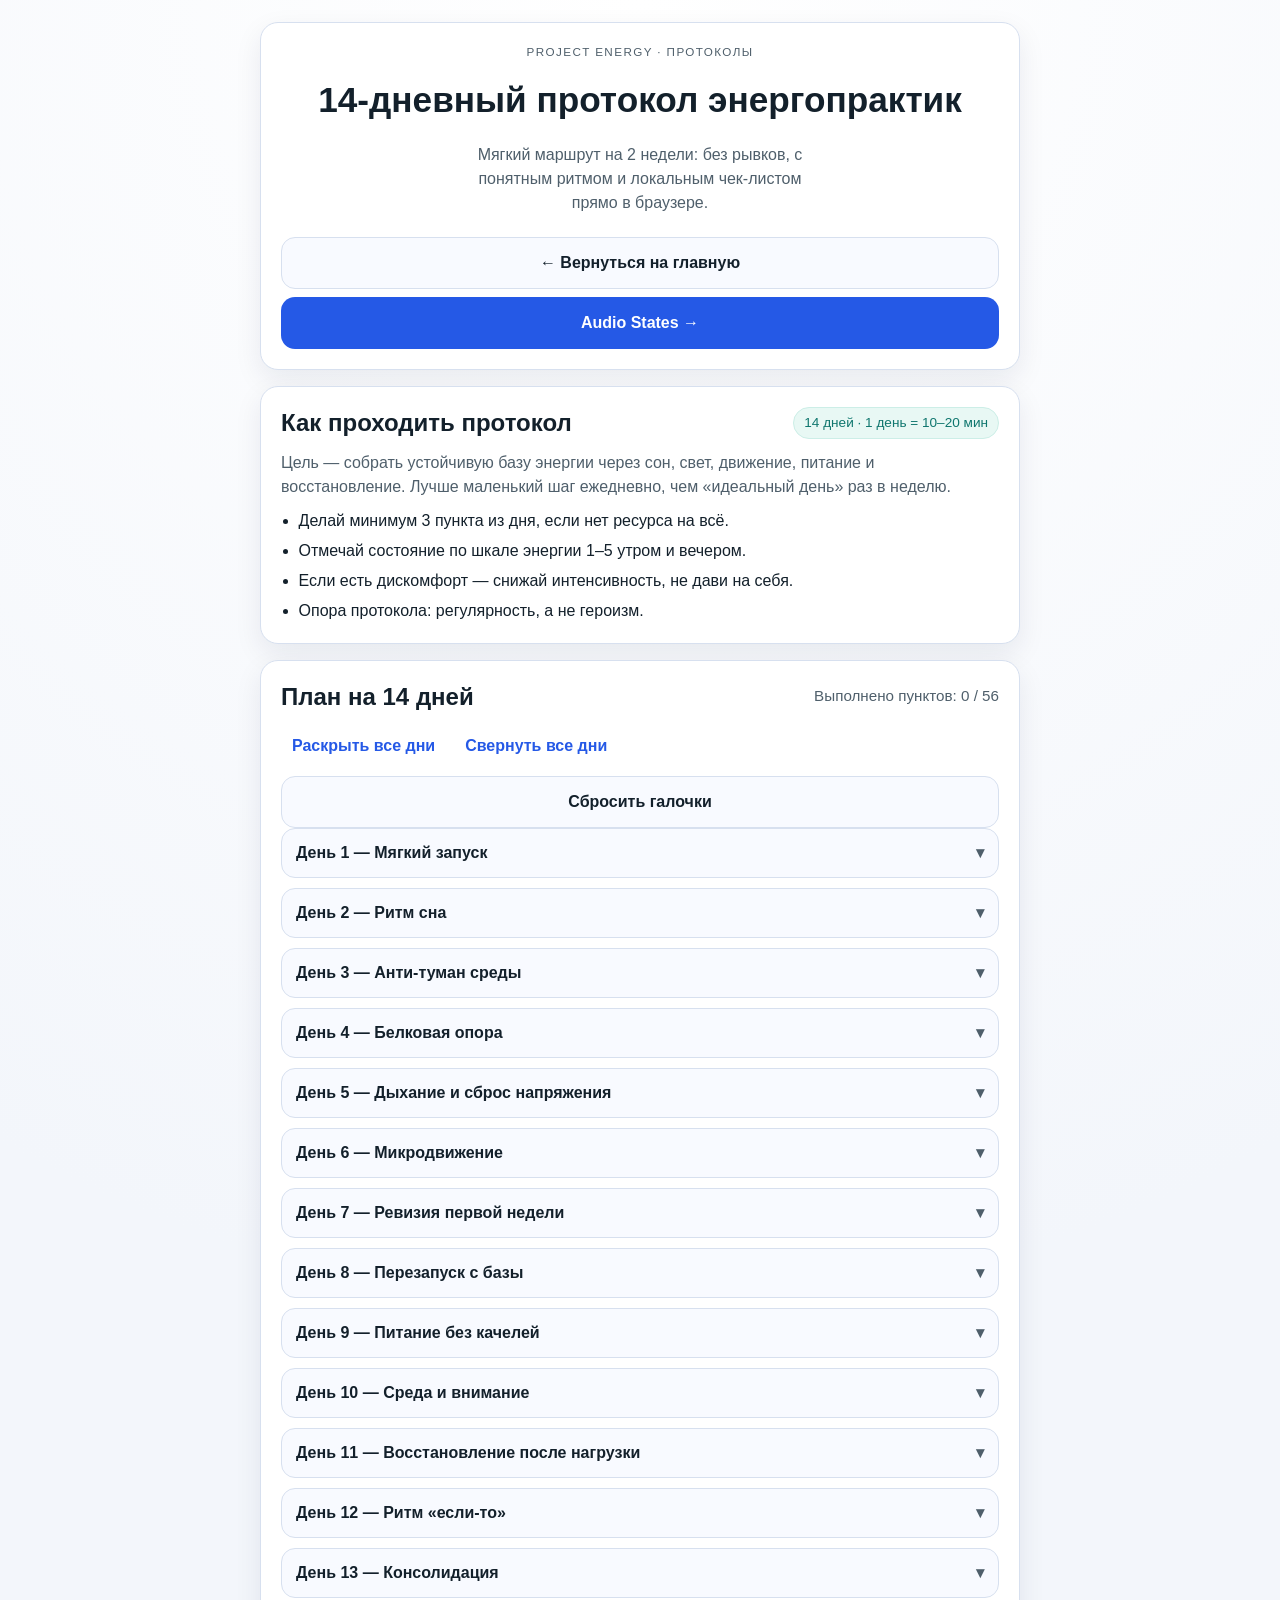
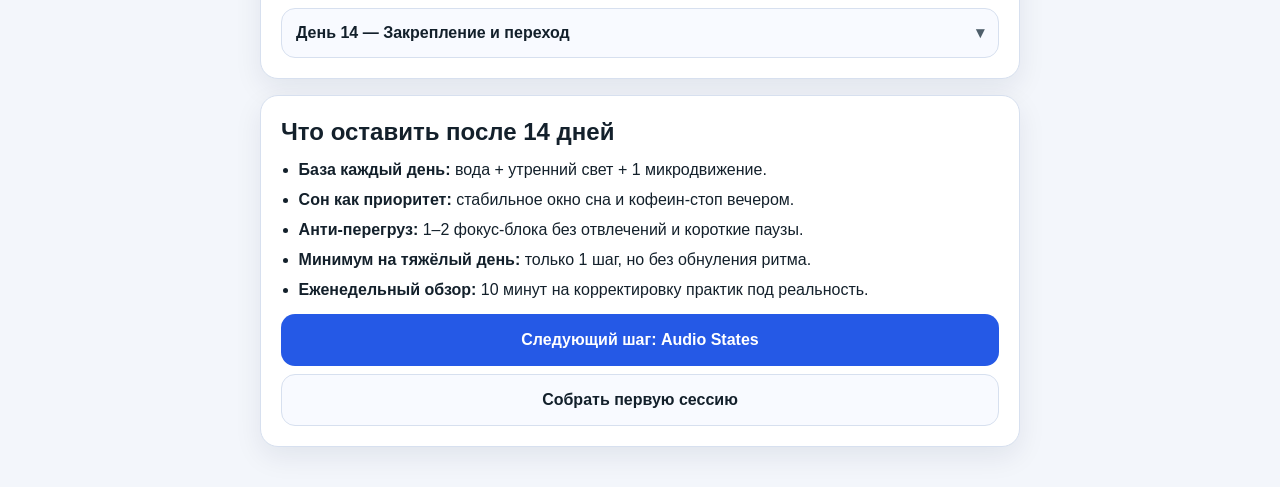
<file: protocol-14-days.html>
<!DOCTYPE html>
<html lang="ru">
  <head>
    <meta charset="UTF-8" />
    <meta name="viewport" content="width=device-width, initial-scale=1.0" />
    <title>PROJECT ENERGY — 14-дневный протокол</title>
    <meta
      name="description"
      content="14-дневный протокол энергопрактик: мягкий ритм, ежедневная структура и локальный чек-лист без внешних сервисов."
    />
    <link rel="stylesheet" href="styles.css" />
    <style>
      .protocol-intro {
        margin: 0;
        color: var(--muted);
      }

      .protocol-rules {
        margin: 10px 0 0;
        padding-left: 1.1rem;
      }

      .protocol-rules li + li {
        margin-top: 6px;
      }

      .protocol-actions {
        display: flex;
        flex-wrap: wrap;
        gap: 8px;
        margin-top: 12px;
      }

      .protocol-progress {
        margin: 0;
        color: var(--muted);
        font-size: 0.95rem;
      }

      .day-list {
        display: grid;
        gap: 10px;
      }

      .day-item {
        border: 1px solid var(--border);
        border-radius: 14px;
        background: var(--surface-soft);
        overflow: hidden;
      }

      .day-item summary {
        list-style: none;
        cursor: pointer;
        padding: 12px 14px;
        font-weight: 600;
      }

      .day-item summary::-webkit-details-marker {
        display: none;
      }

      .day-item summary::after {
        content: '▾';
        float: right;
        color: var(--muted);
      }

      .day-item[open] summary::after {
        content: '▴';
      }

      .day-content {
        padding: 0 14px 14px;
      }

      .day-focus {
        margin: 0 0 10px;
        color: var(--muted);
      }

      .day-checklist {
        display: grid;
        gap: 8px;
      }

      .day-check {
        display: grid;
        grid-template-columns: 20px 1fr;
        gap: 10px;
        align-items: start;
      }

      .day-check input {
        margin-top: 2px;
      }

      .after-list {
        margin: 10px 0 0;
        padding-left: 1.1rem;
      }

      .after-list li + li {
        margin-top: 6px;
      }
    </style>
  </head>
  <body>
    <main class="app">
      <header class="hero card">
        <p class="eyebrow">PROJECT ENERGY · протоколы</p>
        <h1>14-дневный протокол энергопрактик</h1>
        <p class="subtitle">
          Мягкий маршрут на 2 недели: без рывков, с понятным ритмом и локальным
          чек-листом прямо в браузере.
        </p>
        <div class="protocol-actions">
          <a class="btn btn-secondary" href="index.html">← Вернуться на главную</a>
          <a class="btn btn-primary" href="audio-states.html">Audio States →</a>
        </div>
      </header>

      <section class="card" aria-labelledby="protocol-start-title">
        <div class="section-head">
          <h2 id="protocol-start-title">Как проходить протокол</h2>
          <p class="status-chip">14 дней · 1 день = 10–20 мин</p>
        </div>
        <p class="protocol-intro">
          Цель — собрать устойчивую базу энергии через сон, свет, движение,
          питание и восстановление. Лучше маленький шаг ежедневно, чем
          «идеальный день» раз в неделю.
        </p>
        <ul class="protocol-rules">
          <li>Делай минимум 3 пункта из дня, если нет ресурса на всё.</li>
          <li>Отмечай состояние по шкале энергии 1–5 утром и вечером.</li>
          <li>Если есть дискомфорт — снижай интенсивность, не дави на себя.</li>
          <li>Опора протокола: регулярность, а не героизм.</li>
        </ul>
      </section>

      <section class="card" aria-labelledby="days-title">
        <div class="section-head">
          <h2 id="days-title">План на 14 дней</h2>
          <p class="protocol-progress" id="protocol-progress">Выполнено пунктов: 0 / 56</p>
        </div>

        <div class="protocol-actions">
          <button class="btn btn-text" id="open-all-btn" type="button">Раскрыть все дни</button>
          <button class="btn btn-text" id="close-all-btn" type="button">Свернуть все дни</button>
          <button class="btn btn-secondary" id="reset-progress-btn" type="button">Сбросить галочки</button>
        </div>

        <div class="day-list" id="day-list">
          <details class="day-item">
            <summary>День 1 — Мягкий запуск</summary>
            <div class="day-content">
              <p class="day-focus">Фокус: старт без перегруза.</p>
              <div class="day-checklist">
                <label class="day-check"><input type="checkbox" data-day="1" data-item="1" /> <span>Стакан воды после подъёма.</span></label>
                <label class="day-check"><input type="checkbox" data-day="1" data-item="2" /> <span>5 минут дневного света утром.</span></label>
                <label class="day-check"><input type="checkbox" data-day="1" data-item="3" /> <span>60 секунд спокойного дыхания (длинный выдох).</span></label>
                <label class="day-check"><input type="checkbox" data-day="1" data-item="4" /> <span>Оценка энергии утром/вечером (1–5).</span></label>
              </div>
            </div>
          </details>

          <details class="day-item"><summary>День 2 — Ритм сна</summary><div class="day-content"><p class="day-focus">Фокус: стабилизировать засыпание.</p><div class="day-checklist"><label class="day-check"><input type="checkbox" data-day="2" data-item="1" /> <span>Выбрать окно сна и подъёма на ближайшие 3 дня.</span></label><label class="day-check"><input type="checkbox" data-day="2" data-item="2" /> <span>Кофеин-стоп за 8 часов до сна.</span></label><label class="day-check"><input type="checkbox" data-day="2" data-item="3" /> <span>За 30 минут до сна приглушить яркий экран.</span></label><label class="day-check"><input type="checkbox" data-day="2" data-item="4" /> <span>Короткая запись: что мешает заснуть.</span></label></div></div></details>

          <details class="day-item"><summary>День 3 — Анти-туман среды</summary><div class="day-content"><p class="day-focus">Фокус: меньше визуального и шумового перегруза.</p><div class="day-checklist"><label class="day-check"><input type="checkbox" data-day="3" data-item="1" /> <span>Очистить рабочую поверхность от 3 лишних вещей.</span></label><label class="day-check"><input type="checkbox" data-day="3" data-item="2" /> <span>Сделать 1 фокус-блок 25–45 минут без уведомлений.</span></label><label class="day-check"><input type="checkbox" data-day="3" data-item="3" /> <span>Правило 20-20-20 для глаз минимум 2 раза.</span></label><label class="day-check"><input type="checkbox" data-day="3" data-item="4" /> <span>Отметить, где обычно теряется энергия днём.</span></label></div></div></details>

          <details class="day-item"><summary>День 4 — Белковая опора</summary><div class="day-content"><p class="day-focus">Фокус: убрать резкие просадки после еды.</p><div class="day-checklist"><label class="day-check"><input type="checkbox" data-day="4" data-item="1" /> <span>Добавить белок в первый приём пищи.</span></label><label class="day-check"><input type="checkbox" data-day="4" data-item="2" /> <span>Собрать тарелку: белок + клетчатка + вода.</span></label><label class="day-check"><input type="checkbox" data-day="4" data-item="3" /> <span>Прогулка 5–10 минут после одного приёма пищи.</span></label><label class="day-check"><input type="checkbox" data-day="4" data-item="4" /> <span>Оценка энергии через 60–90 минут после еды.</span></label></div></div></details>

          <details class="day-item"><summary>День 5 — Дыхание и сброс напряжения</summary><div class="day-content"><p class="day-focus">Фокус: быстро снижать стресс-пик.</p><div class="day-checklist"><label class="day-check"><input type="checkbox" data-day="5" data-item="1" /> <span>Сделать 5 циклов «физиологического вздоха».</span></label><label class="day-check"><input type="checkbox" data-day="5" data-item="2" /> <span>60–90 секунд расслабления плеч/челюсти.</span></label><label class="day-check"><input type="checkbox" data-day="5" data-item="3" /> <span>Короткая пауза после сложной задачи.</span></label><label class="day-check"><input type="checkbox" data-day="5" data-item="4" /> <span>Записать, что сработало лучше всего.</span></label></div></div></details>

          <details class="day-item"><summary>День 6 — Микродвижение</summary><div class="day-content"><p class="day-focus">Фокус: вернуть тонус через короткие активности.</p><div class="day-checklist"><label class="day-check"><input type="checkbox" data-day="6" data-item="1" /> <span>2 короткие прогулки по 5–10 минут.</span></label><label class="day-check"><input type="checkbox" data-day="6" data-item="2" /> <span>1 лестничный мини-буст или 60 сек быстрой ходьбы.</span></label><label class="day-check"><input type="checkbox" data-day="6" data-item="3" /> <span>Встать/размяться каждые 60–90 минут.</span></label><label class="day-check"><input type="checkbox" data-day="6" data-item="4" /> <span>Сравнить энергию до и после движения.</span></label></div></div></details>

          <details class="day-item"><summary>День 7 — Ревизия первой недели</summary><div class="day-content"><p class="day-focus">Фокус: закрепить рабочие элементы.</p><div class="day-checklist"><label class="day-check"><input type="checkbox" data-day="7" data-item="1" /> <span>Подвести итог 6 дней: что даёт максимум эффекта.</span></label><label class="day-check"><input type="checkbox" data-day="7" data-item="2" /> <span>Оставить 3 практики-ядра на вторую неделю.</span></label><label class="day-check"><input type="checkbox" data-day="7" data-item="3" /> <span>Снизить/убрать одну практику, которая не заходит.</span></label><label class="day-check"><input type="checkbox" data-day="7" data-item="4" /> <span>Запланировать время на День 8 заранее.</span></label></div></div></details>

          <details class="day-item"><summary>День 8 — Перезапуск с базы</summary><div class="day-content"><p class="day-focus">Фокус: стабильный второй цикл.</p><div class="day-checklist"><label class="day-check"><input type="checkbox" data-day="8" data-item="1" /> <span>Утренний свет + вода в первые 30 минут.</span></label><label class="day-check"><input type="checkbox" data-day="8" data-item="2" /> <span>Один фокус-блок без переключений.</span></label><label class="day-check"><input type="checkbox" data-day="8" data-item="3" /> <span>Короткая прогулка днём.</span></label><label class="day-check"><input type="checkbox" data-day="8" data-item="4" /> <span>Проверить, не сдвигается ли время сна.</span></label></div></div></details>

          <details class="day-item"><summary>День 9 — Питание без качелей</summary><div class="day-content"><p class="day-focus">Фокус: ровнее энергия днём.</p><div class="day-checklist"><label class="day-check"><input type="checkbox" data-day="9" data-item="1" /> <span>Добавить цельные продукты в 2 приёма пищи.</span></label><label class="day-check"><input type="checkbox" data-day="9" data-item="2" /> <span>Убрать «случайный перекус» и заменить на плановый.</span></label><label class="day-check"><input type="checkbox" data-day="9" data-item="3" /> <span>Контроль воды в первой половине дня.</span></label><label class="day-check"><input type="checkbox" data-day="9" data-item="4" /> <span>Отметить, когда появляется сонливость после еды.</span></label></div></div></details>

          <details class="day-item"><summary>День 10 — Среда и внимание</summary><div class="day-content"><p class="day-focus">Фокус: меньше утечек внимания.</p><div class="day-checklist"><label class="day-check"><input type="checkbox" data-day="10" data-item="1" /> <span>Отключить неважные уведомления на 1 день.</span></label><label class="day-check"><input type="checkbox" data-day="10" data-item="2" /> <span>Сделать «зелёную паузу» 1–2 раза.</span></label><label class="day-check"><input type="checkbox" data-day="10" data-item="3" /> <span>Ввести правило: 1 задача = 1 экран.</span></label><label class="day-check"><input type="checkbox" data-day="10" data-item="4" /> <span>Коротко зафиксировать лучший промежуток концентрации.</span></label></div></div></details>

          <details class="day-item"><summary>День 11 — Восстановление после нагрузки</summary><div class="day-content"><p class="day-focus">Фокус: быстро возвращаться в ресурс.</p><div class="day-checklist"><label class="day-check"><input type="checkbox" data-day="11" data-item="1" /> <span>90 секунд NSDR-скан или телесная пауза.</span></label><label class="day-check"><input type="checkbox" data-day="11" data-item="2" /> <span>10 минут спокойной ходьбы вечером.</span></label><label class="day-check"><input type="checkbox" data-day="11" data-item="3" /> <span>Лёгкое снижение яркости света за час до сна.</span></label><label class="day-check"><input type="checkbox" data-day="11" data-item="4" /> <span>Оценить уровень напряжения до/после паузы.</span></label></div></div></details>

          <details class="day-item"><summary>День 12 — Ритм «если-то»</summary><div class="day-content"><p class="day-focus">Фокус: автоматизировать полезные действия.</p><div class="day-checklist"><label class="day-check"><input type="checkbox" data-day="12" data-item="1" /> <span>Записать 2 формулы «Если X, то Y».</span></label><label class="day-check"><input type="checkbox" data-day="12" data-item="2" /> <span>Привязать одну практику к конкретному времени дня.</span></label><label class="day-check"><input type="checkbox" data-day="12" data-item="3" /> <span>Подготовить среду с вечера (вода/одежда/рабочее место).</span></label><label class="day-check"><input type="checkbox" data-day="12" data-item="4" /> <span>Проверить выполнение без мотивационного «надрыва».</span></label></div></div></details>

          <details class="day-item"><summary>День 13 — Консолидация</summary><div class="day-content"><p class="day-focus">Фокус: оставить только реально рабочее.</p><div class="day-checklist"><label class="day-check"><input type="checkbox" data-day="13" data-item="1" /> <span>Пересобрать личный мини-набор из 3–5 практик.</span></label><label class="day-check"><input type="checkbox" data-day="13" data-item="2" /> <span>Уточнить время сна/подъёма на следующую неделю.</span></label><label class="day-check"><input type="checkbox" data-day="13" data-item="3" /> <span>Запланировать 2 коротких окна движения в календаре.</span></label><label class="day-check"><input type="checkbox" data-day="13" data-item="4" /> <span>Отметить общий тренд энергии за 2 недели.</span></label></div></div></details>

          <details class="day-item"><summary>День 14 — Закрепление и переход</summary><div class="day-content"><p class="day-focus">Фокус: перевести протокол в устойчивый режим.</p><div class="day-checklist"><label class="day-check"><input type="checkbox" data-day="14" data-item="1" /> <span>Подвести итог: что реально улучшило состояние.</span></label><label class="day-check"><input type="checkbox" data-day="14" data-item="2" /> <span>Выбрать «минимум на плохой день» (1–2 практики).</span></label><label class="day-check"><input type="checkbox" data-day="14" data-item="3" /> <span>Собрать план на 7 дней после протокола.</span></label><label class="day-check"><input type="checkbox" data-day="14" data-item="4" /> <span>Наградить себя за завершение цикла.</span></label></div></div></details>
        </div>
      </section>

      <section class="card" aria-labelledby="after-title">
        <h2 id="after-title">Что оставить после 14 дней</h2>
        <ul class="after-list">
          <li><strong>База каждый день:</strong> вода + утренний свет + 1 микродвижение.</li>
          <li><strong>Сон как приоритет:</strong> стабильное окно сна и кофеин-стоп вечером.</li>
          <li><strong>Анти-перегруз:</strong> 1–2 фокус-блока без отвлечений и короткие паузы.</li>
          <li><strong>Минимум на тяжёлый день:</strong> только 1 шаг, но без обнуления ритма.</li>
          <li><strong>Еженедельный обзор:</strong> 10 минут на корректировку практик под реальность.</li>
        </ul>
        <div class="protocol-actions" style="margin-top: 12px;">
          <a class="btn btn-primary" href="audio-states.html">Следующий шаг: Audio States</a>
          <a class="btn btn-secondary" href="audio-states.html#builder-title">Собрать первую сессию</a>
        </div>
      </section>
    </main>

    <script>
      (function () {
        const STORAGE_KEY = 'project-energy-protocol-14d-v1';
        const checkboxes = Array.from(document.querySelectorAll('.day-check input[type="checkbox"]'));
        const detailsList = Array.from(document.querySelectorAll('.day-item'));
        const progressNode = document.getElementById('protocol-progress');
        const resetBtn = document.getElementById('reset-progress-btn');
        const openAllBtn = document.getElementById('open-all-btn');
        const closeAllBtn = document.getElementById('close-all-btn');

        const total = checkboxes.length;

        function getId(input) {
          return `d${input.dataset.day}-i${input.dataset.item}`;
        }

        function loadState() {
          try {
            return JSON.parse(localStorage.getItem(STORAGE_KEY) || '{}');
          } catch {
            return {};
          }
        }

        function saveState(state) {
          localStorage.setItem(STORAGE_KEY, JSON.stringify(state));
        }

        function updateProgress() {
          const done = checkboxes.filter((item) => item.checked).length;
          progressNode.textContent = `Выполнено пунктов: ${done} / ${total}`;
        }

        function applyState() {
          const state = loadState();
          checkboxes.forEach((input) => {
            input.checked = Boolean(state[getId(input)]);
          });
          updateProgress();
        }

        checkboxes.forEach((input) => {
          input.addEventListener('change', () => {
            const state = loadState();
            state[getId(input)] = input.checked;
            saveState(state);
            updateProgress();
          });
        });

        resetBtn.addEventListener('click', () => {
          localStorage.removeItem(STORAGE_KEY);
          checkboxes.forEach((input) => {
            input.checked = false;
          });
          updateProgress();
        });

        openAllBtn.addEventListener('click', () => {
          detailsList.forEach((item) => {
            item.open = true;
          });
        });

        closeAllBtn.addEventListener('click', () => {
          detailsList.forEach((item) => {
            item.open = false;
          });
        });

        applyState();
      })();
    </script>
  </body>
</html>
</file>
<file: styles.css>
:root {
  --bg: #f3f6fb;
  --surface: #ffffff;
  --surface-soft: #f8faff;
  --text: #13202b;
  --muted: #4f5f6b;
  --accent: #2559e6;
  --accent-press: #1c46b8;
  --accent-soft: #e8efff;
  --success: #0f766e;
  --border: #d7e0ef;
  --focus: #f59e0b;
  --shadow: 0 10px 28px rgba(16, 29, 58, 0.08);
}

* {
  box-sizing: border-box;
}

html,
body {
  margin: 0;
  padding: 0;
}

html {
  font-size: 16px;
}

body {
  min-height: 100vh;
  font-family: "Inter", "Segoe UI", Roboto, Arial, sans-serif;
  color: var(--text);
  background: radial-gradient(circle at top, #ffffff 0%, var(--bg) 60%);
  line-height: 1.5;
}

.app {
  width: min(760px, calc(100% - 24px));
  margin: 0 auto;
  padding: 16px 0 40px;
  display: grid;
  gap: 14px;
}

.card {
  background: var(--surface);
  border: 1px solid var(--border);
  border-radius: 18px;
  box-shadow: var(--shadow);
  padding: 16px;
}

.hero {
  text-align: center;
  padding-top: 20px;
  display: grid;
  gap: 10px;
}

.eyebrow {
  margin: 0 0 8px;
  text-transform: uppercase;
  letter-spacing: 0.12em;
  font-size: 0.73rem;
  color: var(--muted);
}

h1,
h2,
h3 {
  margin: 0;
}

h1 {
  font-size: clamp(1.55rem, 5.2vw, 2.2rem);
  line-height: 1.2;
}

h2 {
  font-size: clamp(1.15rem, 4.1vw, 1.5rem);
  line-height: 1.3;
}

h3 {
  font-size: clamp(1.05rem, 3.6vw, 1.2rem);
}

.subtitle {
  margin: 12px auto 0;
  color: var(--muted);
  max-width: 38ch;
}

.micro-hint {
  margin: 10px 0 0;
  color: var(--muted);
  font-size: 0.95rem;
}

.hero-help-btn {
  margin-top: 6px;
}

.hero-scenarios {
  margin-top: 2px;
  text-align: left;
  background: var(--surface-soft);
  border: 1px solid var(--border);
  border-radius: 14px;
  padding: 10px;
}

.hero-scenarios-label {
  margin: 0 0 8px;
  color: var(--muted);
  font-size: 0.88rem;
}

.hero-scenarios-grid {
  display: grid;
  gap: 8px;
}

.btn-scenario {
  justify-content: flex-start;
  min-height: 44px;
  padding: 10px 12px;
  color: var(--text);
  background: #f1f6ff;
  border-color: #cadeff;
}

.btn-scenario:hover {
  background: #e6efff;
}

.btn-scenario[aria-pressed='true'] {
  color: #1b3ea9;
  background: #dfeaff;
  border-color: #b4c9ff;
}


.section-head {
  display: flex;
  align-items: flex-start;
  justify-content: space-between;
  gap: 10px;
  margin-bottom: 12px;
}

.onboarding {
  border-color: #cfe0ff;
  background: linear-gradient(180deg, #f8fbff 0%, #ffffff 100%);
}

.onboarding-head {
  margin-bottom: 8px;
}

.onboarding-lead {
  margin: 0;
  color: var(--muted);
}

.onboarding-steps {
  margin: 12px 0 0;
  padding-left: 1.1rem;
  color: var(--text);
}

.onboarding-steps li + li {
  margin-top: 8px;
}

.onboarding-actions {
  display: grid;
  gap: 8px;
  margin-top: 14px;
}

.mode-selector {
  margin-top: 4px;
  margin-bottom: 10px;
}

.plan-anchors {
  margin-top: 12px;
  margin-bottom: 4px;
}

.mode-label,
.plan-label {
  margin: 0 0 8px;
  color: var(--muted);
  font-size: 0.88rem;
}

.mode-chips,
.plan-chips {
  display: flex;
  flex-wrap: wrap;
  gap: 8px;
}

.status-chip {
  margin: 0;
  font-size: 0.85rem;
  color: var(--success);
  background: #e8f8f4;
  border: 1px solid #cceee7;
  border-radius: 999px;
  padding: 5px 10px;
  white-space: nowrap;
}

.btn {
  display: inline-flex;
  align-items: center;
  justify-content: center;
  gap: 8px;
  width: 100%;
  min-height: 52px;
  border: 1px solid transparent;
  border-radius: 14px;
  padding: 12px 16px;
  font: inherit;
  font-weight: 600;
  text-decoration: none;
  cursor: pointer;
  user-select: none;
  -webkit-tap-highlight-color: transparent;
  transition: transform 0.16s ease, background-color 0.16s ease, border-color 0.16s ease,
    box-shadow 0.16s ease;
}

.btn:active {
  transform: translateY(1px);
}

.btn-primary {
  color: #ffffff;
  background: var(--accent);
}

.btn-primary:hover {
  background: var(--accent-press);
}

.btn-secondary {
  color: var(--text);
  background: var(--surface-soft);
  border-color: var(--border);
}

.btn-secondary:hover {
  background: #edf3ff;
}

.btn-text {
  width: auto;
  min-height: 44px;
  padding: 8px 10px;
  color: var(--accent);
  background: transparent;
  border-color: transparent;
}

.btn-text:hover {
  background: var(--accent-soft);
}

.btn-chip {
  width: auto;
  min-height: 36px;
  padding: 8px 12px;
  border-radius: 999px;
  font-size: 0.86rem;
  font-weight: 600;
  color: var(--text);
  background: var(--surface-soft);
  border-color: var(--border);
}

.btn-chip[aria-pressed='true'] {
  color: #1b3ea9;
  background: #edf3ff;
  border-color: #bfd0ff;
}

.btn:focus-visible,
a:focus-visible,
input:focus-visible {
  outline: 3px solid var(--focus);
  outline-offset: 2px;
}

.btn:disabled {
  opacity: 0.65;
  cursor: not-allowed;
}

.trust {
  border-color: #d2def7;
  background: linear-gradient(180deg, #f8fbff 0%, #ffffff 100%);
}

.trust-head {
  margin-bottom: 8px;
}

.trust-fit-grid {
  display: grid;
  gap: 10px;
}

.trust-list {
  background: var(--surface-soft);
  border: 1px solid var(--border);
  border-radius: 14px;
  padding: 12px;
}

.trust-list h3 {
  margin: 0;
  font-size: 1rem;
}

.trust-list ul {
  margin: 8px 0 0;
  padding-left: 1.1rem;
  color: var(--muted);
}

.trust-list li + li {
  margin-top: 6px;
}

.trust-list-alert {
  border-color: #ffd9c2;
  background: #fff9f5;
}

.mini-proof {
  margin-top: 12px;
}

.mini-proof-title {
  margin: 0;
  color: var(--muted);
  font-size: 0.88rem;
}

.mini-proof-grid {
  margin-top: 8px;
  display: grid;
  gap: 8px;
}

.proof-item {
  margin: 0;
  background: #ffffff;
  border: 1px solid var(--border);
  border-radius: 12px;
  padding: 10px;
}

.proof-item strong {
  display: block;
  font-size: 1rem;
}

.proof-item span {
  display: block;
  margin-top: 2px;
  color: var(--muted);
  font-size: 0.84rem;
}

.trust-faq {
  margin-top: 12px;
  display: grid;
  gap: 8px;
}

.trust-faq h3 {
  margin: 0;
  font-size: 1rem;
}

.trust-faq details {
  border: 1px solid var(--border);
  border-radius: 12px;
  background: #ffffff;
  padding: 10px 12px;
}

.trust-faq summary {
  cursor: pointer;
  font-weight: 600;
}

.trust-faq p {
  margin: 8px 0 0;
  color: var(--muted);
}

.lead-capture {
  border-color: #cde2ff;
  background: linear-gradient(180deg, #f8fbff 0%, #ffffff 100%);
}

.lead-capture-head {
  margin-bottom: 8px;
}

.lead-capture-copy {
  margin: 0;
  color: var(--muted);
}

.lead-capture-form {
  margin-top: 12px;
  display: grid;
  gap: 10px;
}

.lead-field {
  display: grid;
  gap: 6px;
  font-weight: 600;
  font-size: 0.93rem;
}

.lead-field input {
  min-height: 44px;
  border: 1px solid var(--border);
  border-radius: 12px;
  padding: 10px 12px;
  font: inherit;
  color: var(--text);
  background: #ffffff;
}

.lead-consent {
  display: flex;
  align-items: flex-start;
  gap: 8px;
  color: var(--muted);
  font-size: 0.88rem;
}

.lead-consent input {
  margin-top: 3px;
  width: 18px;
  height: 18px;
  accent-color: var(--accent);
}

.lead-actions {
  display: grid;
  gap: 8px;
}

.lead-status {
  margin: 12px 0 0;
  border-radius: 12px;
  border: 1px solid var(--border);
  background: var(--surface-soft);
  padding: 10px 12px;
  color: var(--muted);
  font-size: 0.9rem;
}

.lead-status.is-success {
  border-color: #b6eadf;
  background: #ecfbf7;
  color: #0f766e;
}

.lead-status.is-invalid {
  border-color: #ffd1d1;
  background: #fff5f5;
  color: #a03434;
}

.lead-status.is-skip {
  border-color: #d9e4ff;
  background: #f4f7ff;
  color: #2c4a95;
}

.lead-reset-btn {
  margin-top: 6px;
}

.reactivation {
  border-color: #c7e9e1;
  background: linear-gradient(180deg, #f6fcfa 0%, #ffffff 100%);
}

.reactivation-head {
  margin-bottom: 8px;
}

.reactivation-message {
  margin: 0;
  color: var(--text);
}

.reactivation-recommendation {
  margin: 10px 0 0;
  color: var(--muted);
}

.reactivation-actions {
  margin-top: 12px;
  display: grid;
  gap: 8px;
}

.dashboard {
  display: grid;
  gap: 14px;
}

.stats-grid {
  display: grid;
  grid-template-columns: repeat(2, minmax(0, 1fr));
  gap: 10px;
}

.stat {
  margin: 0;
  background: var(--surface-soft);
  border: 1px solid var(--border);
  border-radius: 14px;
  padding: 12px 10px;
}

.stat p {
  margin: 0;
  color: var(--muted);
  font-size: 0.84rem;
}

.stat strong {
  display: block;
  margin-top: 4px;
  font-size: clamp(1.15rem, 4vw, 1.5rem);
}

.progress-wrap {
  display: flex;
  align-items: center;
  gap: 12px;
}

.progress-ring {
  width: 112px;
  height: 112px;
  flex-shrink: 0;
}

.ring-bg {
  fill: none;
  stroke: #e4eaf8;
  stroke-width: 12;
}

.ring-value {
  fill: none;
  stroke: var(--accent);
  stroke-width: 12;
  stroke-linecap: round;
  transition: stroke-dashoffset 0.3s ease;
}

.progress-copy {
  display: grid;
  gap: 4px;
}

.progress-label {
  margin: 0;
  font-size: 1.5rem;
  font-weight: 700;
}

.reward-line {
  margin: 0;
  color: var(--muted);
}

.ritual {
  border-color: #cedcf9;
}

.ritual.is-active {
  box-shadow: 0 12px 30px rgba(37, 89, 230, 0.18);
  border-color: #9eb8ff;
}

.action-card {
  background: var(--surface-soft);
  border: 1px solid var(--border);
  border-radius: 14px;
  padding: 14px;
}

.badge {
  margin: 0;
  display: inline-flex;
  align-items: center;
  min-height: 28px;
  border-radius: 999px;
  border: 1px solid #bfd0ff;
  background: #edf3ff;
  color: #1b3ea9;
  padding: 4px 10px;
  font-size: 0.8rem;
}

.action-why {
  margin: 8px 0 0;
  color: var(--muted);
}

.action-steps {
  margin: 10px 0;
  padding-left: 1.1rem;
}

.action-steps li + li {
  margin-top: 6px;
}

.action-meta {
  display: flex;
  flex-wrap: wrap;
  gap: 8px;
  color: var(--muted);
  font-size: 0.9rem;
}

.action-controls {
  display: grid;
  gap: 8px;
  margin-top: 12px;
}

.timer {
  margin-top: 12px;
}

.timer-track {
  width: 100%;
  height: 10px;
  border-radius: 999px;
  background: #e3eaf9;
  overflow: hidden;
}

.timer-fill {
  width: 0;
  height: 100%;
  border-radius: inherit;
  background: linear-gradient(90deg, #4a7bff, #2559e6);
  transition: width 0.22s linear;
}

.timer-text {
  margin: 6px 0 0;
  color: var(--muted);
  font-size: 0.92rem;
}

.recap {
  border-color: #cde3d9;
  background: #f8fcfa;
}

.recap-head {
  margin-bottom: 8px;
}

.recap-chip {
  color: #0f766e;
  background: #e7f7f3;
  border-color: #c7ebe1;
}

.recap-row {
  margin: 8px 0 0;
  color: var(--muted);
}

.recap-row strong {
  color: var(--text);
}

.recap-actions {
  display: grid;
  gap: 8px;
  margin-top: 12px;
}

.energy-hint {
  margin: 6px 0 0;
  color: var(--muted);
}

.energy-grid {
  display: grid;
  gap: 12px;
  margin-top: 12px;
}

.energy-row {
  display: grid;
  grid-template-columns: 1fr auto;
  gap: 8px;
  align-items: center;
  background: var(--surface-soft);
  border: 1px solid var(--border);
  border-radius: 14px;
  padding: 10px;
}

.energy-row label {
  font-weight: 600;
}

.energy-row input[type='range'] {
  grid-column: 1 / -1;
  width: 100%;
  accent-color: var(--accent);
}

.energy-row output {
  justify-self: end;
  font-weight: 700;
}

.energy-feedback {
  margin: 10px 0 0;
  color: var(--muted);
}

.tomorrow p,
.metrics p,
.evidence p,
.weekly p {
  margin: 10px 0 0;
  color: var(--muted);
}

.weekly {
  border-color: #d5e1f8;
}

.weekly-head {
  margin-bottom: 8px;
}

.weekly .weekly-range {
  margin: 0;
  font-size: 0.85rem;
  color: var(--muted);
}

.weekly-grid {
  display: grid;
  grid-template-columns: repeat(2, minmax(0, 1fr));
  gap: 10px;
}

.weekly-insight {
  margin: 12px 0 0;
  padding: 10px 12px;
  border-radius: 12px;
  background: var(--surface-soft);
  border: 1px solid var(--border);
}

.weekly-insight.is-empty {
  font-style: italic;
}

.tomorrow .btn {
  margin-top: 10px;
}

#return-intent-status {
  margin-top: 10px;
}

.mechanics {
  border-color: #d3dfff;
  background: linear-gradient(180deg, #f8fbff 0%, #ffffff 100%);
}

.mechanics-head {
  margin-bottom: 8px;
}

.mechanics-lead {
  margin: 0;
  color: var(--muted);
}

.mechanics-grid {
  margin-top: 12px;
  display: grid;
  gap: 10px;
}

.mechanic-item {
  background: var(--surface-soft);
  border: 1px solid var(--border);
  border-radius: 14px;
  padding: 10px 12px;
}

.mechanic-item h3 {
  margin: 0;
  font-size: 1rem;
}

.mechanic-item p {
  margin: 6px 0 0;
  color: var(--muted);
}

.reentry {
  border-color: #ffd5a8;
  background: #fffaf4;
}

.reentry h2 {
  margin-bottom: 8px;
}

.reentry p {
  margin: 0;
  color: #6a4a22;
}

.reentry .btn {
  margin-top: 12px;
}

.evidence ul {
  margin: 10px 0 0;
  padding-left: 1.2rem;
}

.evidence li + li {
  margin-top: 6px;
}

.evidence a {
  color: var(--accent);
  text-decoration: none;
}

.evidence a:hover {
  text-decoration: underline;
}

.metrics .btn {
  margin-top: 8px;
}

.toast {
  position: fixed;
  left: 50%;
  bottom: 14px;
  transform: translateX(-50%) translateY(14px);
  width: min(760px, calc(100% - 24px));
  background: rgba(19, 32, 43, 0.95);
  color: #ffffff;
  border-radius: 12px;
  padding: 12px 14px;
  font-size: 0.94rem;
  box-shadow: 0 8px 22px rgba(0, 0, 0, 0.2);
  opacity: 0;
  pointer-events: none;
  transition: opacity 0.18s ease, transform 0.18s ease;
  z-index: 20;
}

.toast.show {
  opacity: 1;
  transform: translateX(-50%) translateY(0);
}

@media (min-width: 720px) {
  .app {
    padding-top: 22px;
    gap: 16px;
  }

  .card {
    padding: 20px;
  }

  .stats-grid {
    grid-template-columns: repeat(4, minmax(0, 1fr));
  }

  .action-controls {
    grid-template-columns: 1fr 1fr;
  }

  .onboarding-actions {
    grid-template-columns: 1fr 1fr;
  }

  .lead-actions,
  .reactivation-actions {
    grid-template-columns: 1fr 1fr;
  }

  .hero-scenarios-grid {
    grid-template-columns: repeat(3, minmax(0, 1fr));
  }

  .trust-fit-grid {
    grid-template-columns: 1fr 1fr;
  }

  .mini-proof-grid {
    grid-template-columns: repeat(3, minmax(0, 1fr));
  }

  .recap-actions {
    grid-template-columns: 1fr 1fr;
  }

  .mechanics-grid {
    grid-template-columns: 1fr 1fr;
  }

  .section-head {
    align-items: center;
  }
}

@media (prefers-reduced-motion: reduce) {
  *,
  *::before,
  *::after {
    animation-duration: 0.01ms !important;
    animation-iteration-count: 1 !important;
    transition-duration: 0.01ms !important;
    scroll-behavior: auto !important;
  }
}
</file>
